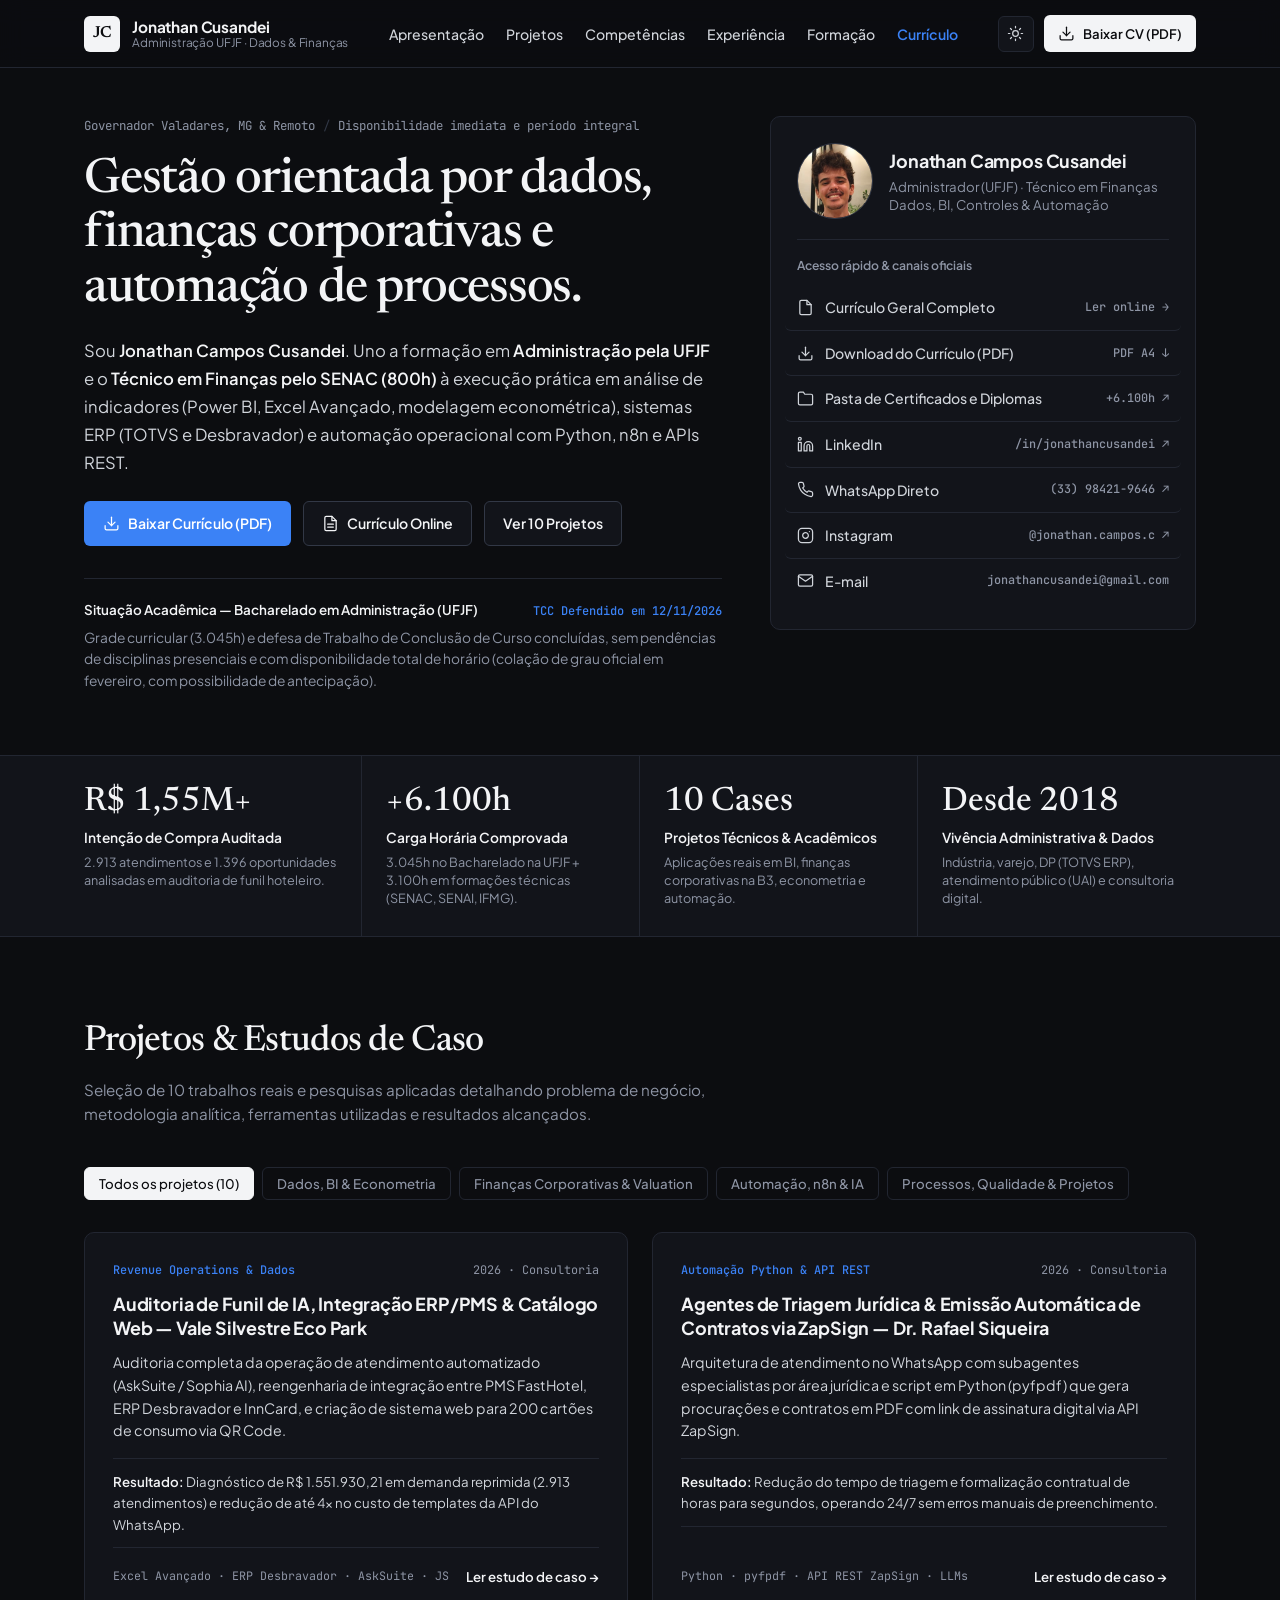
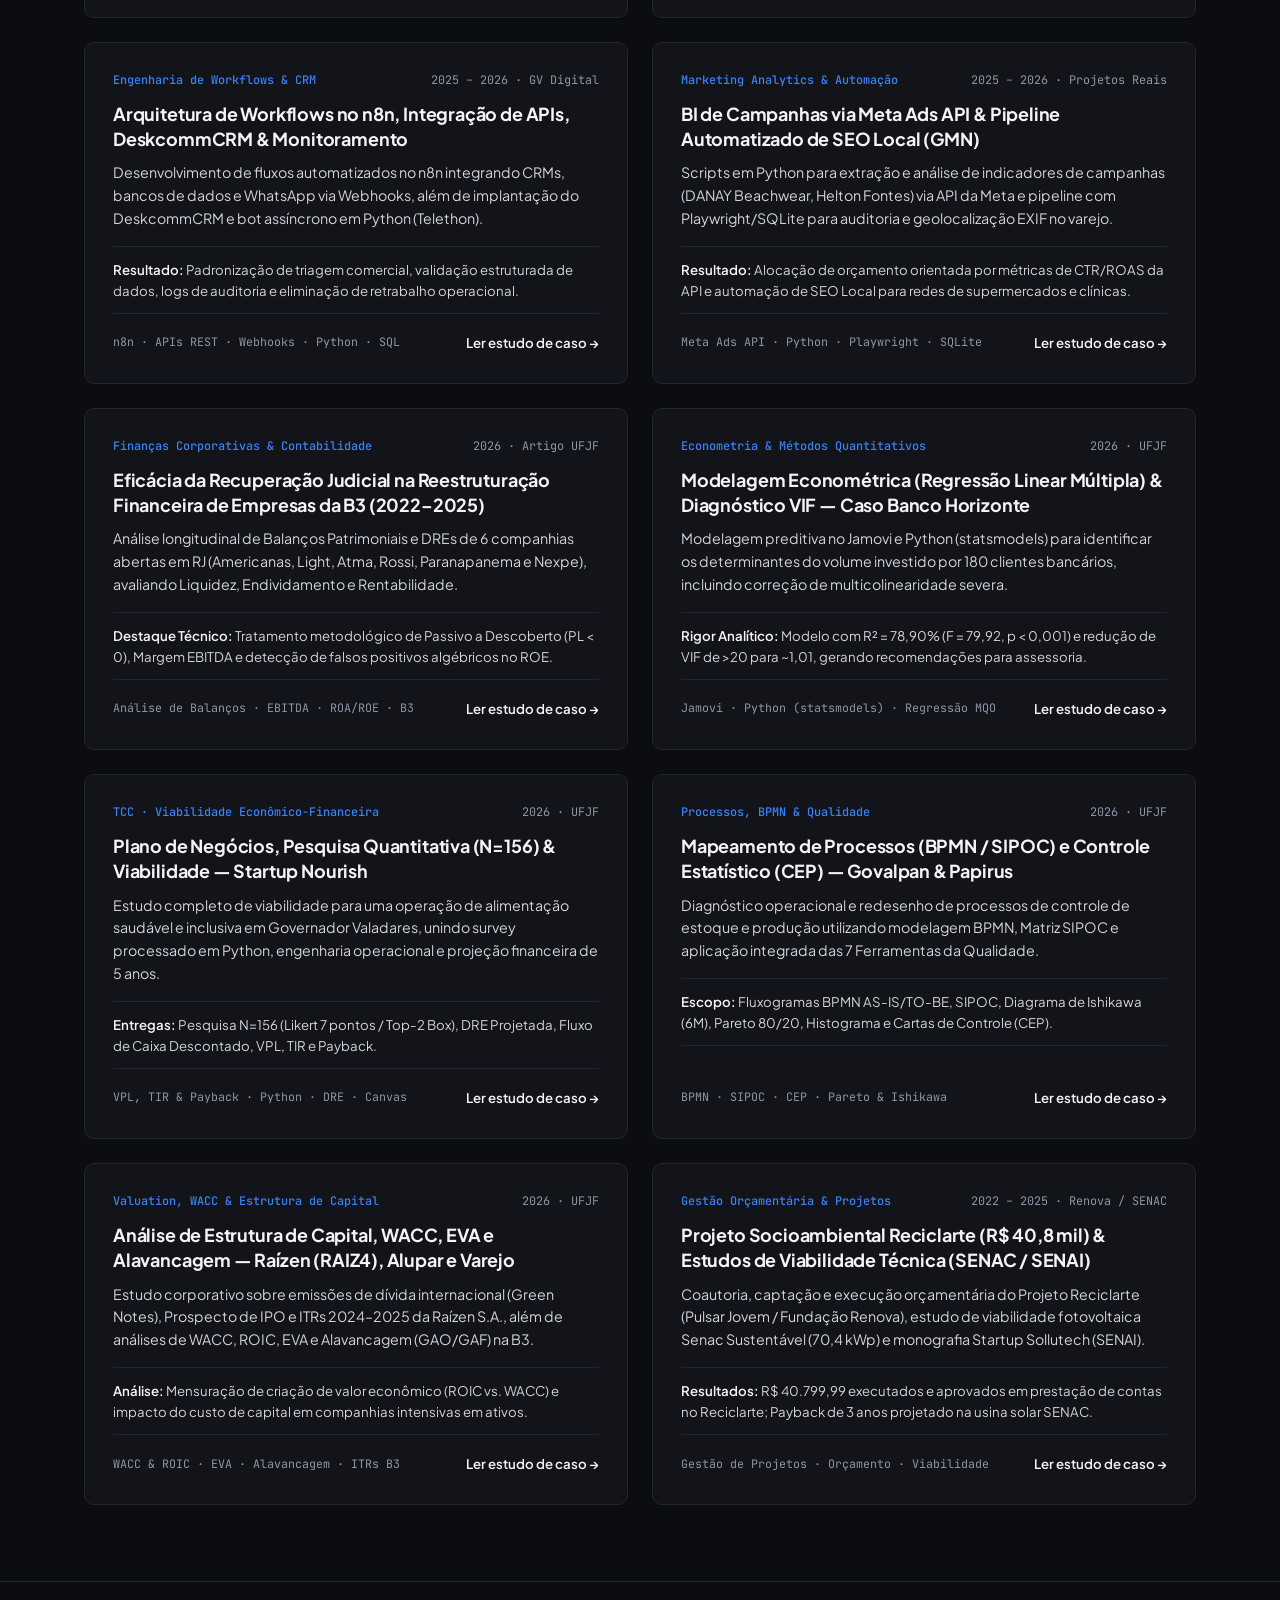
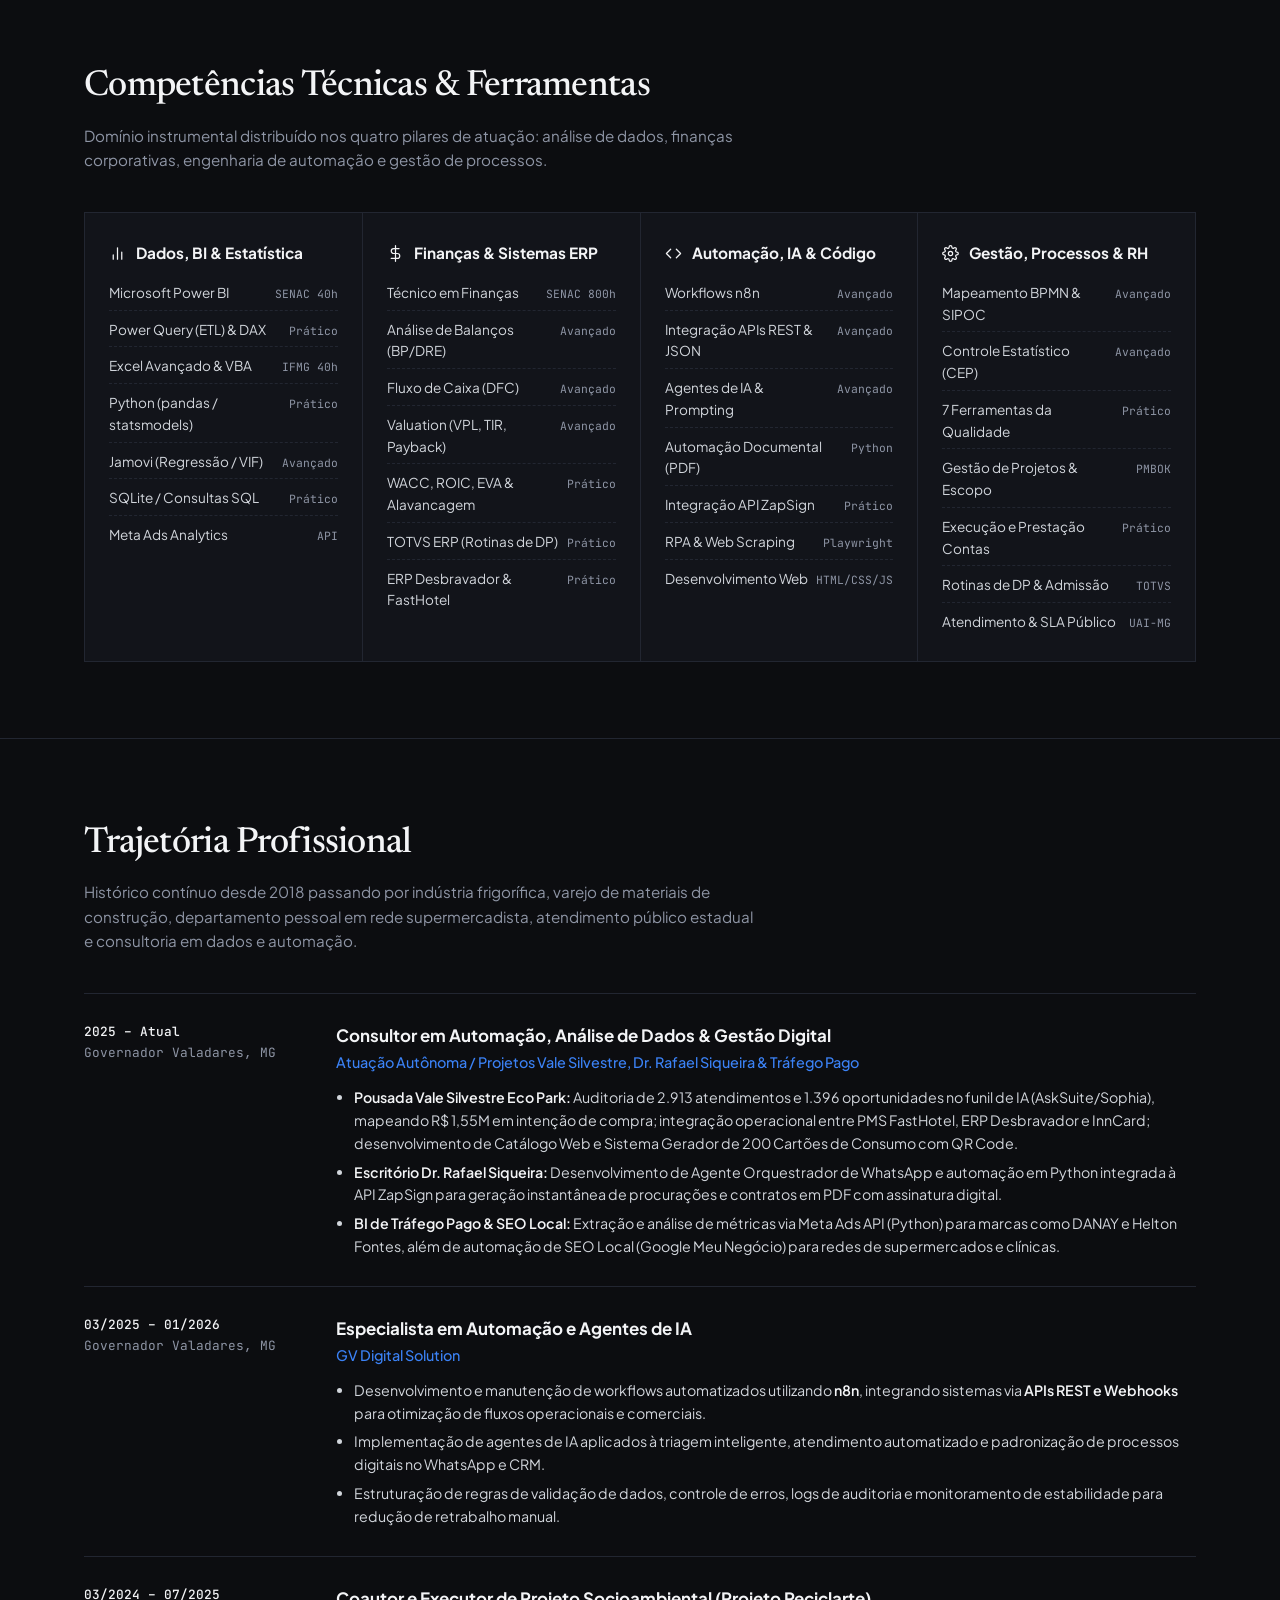
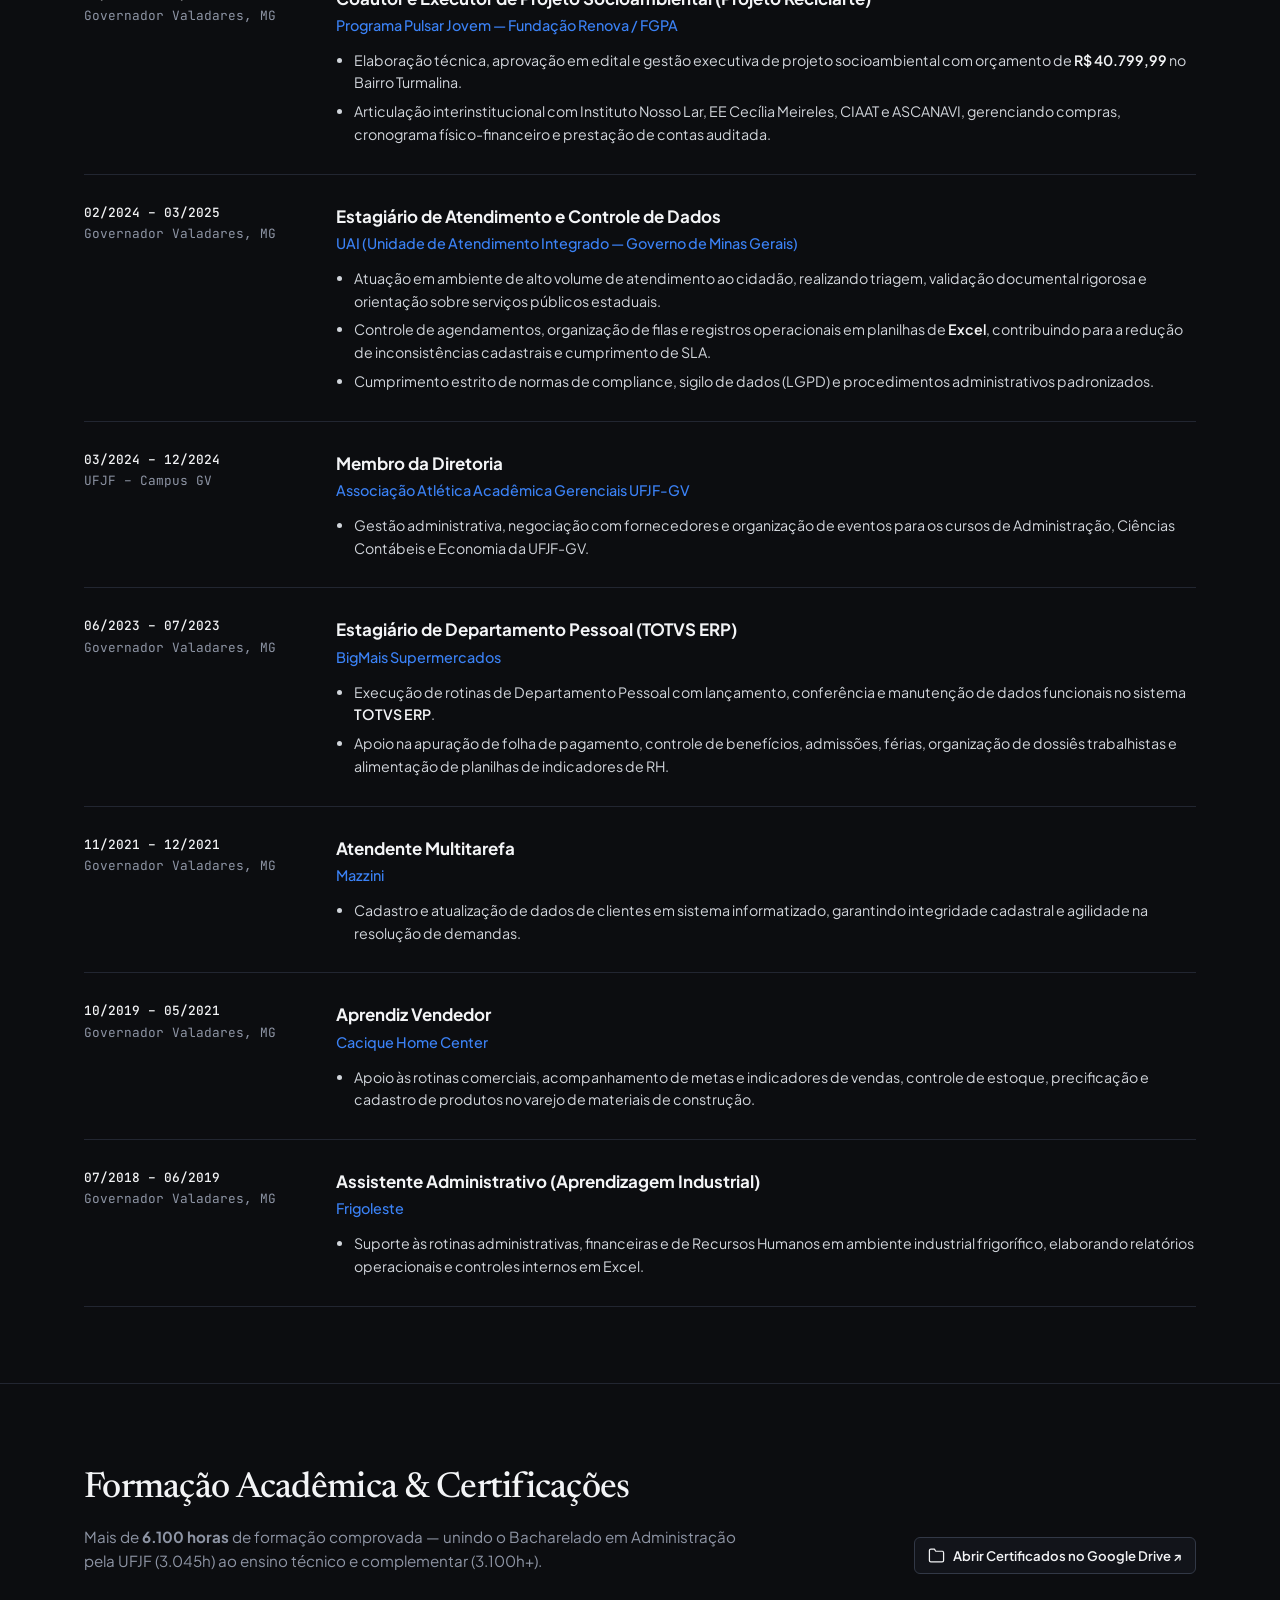
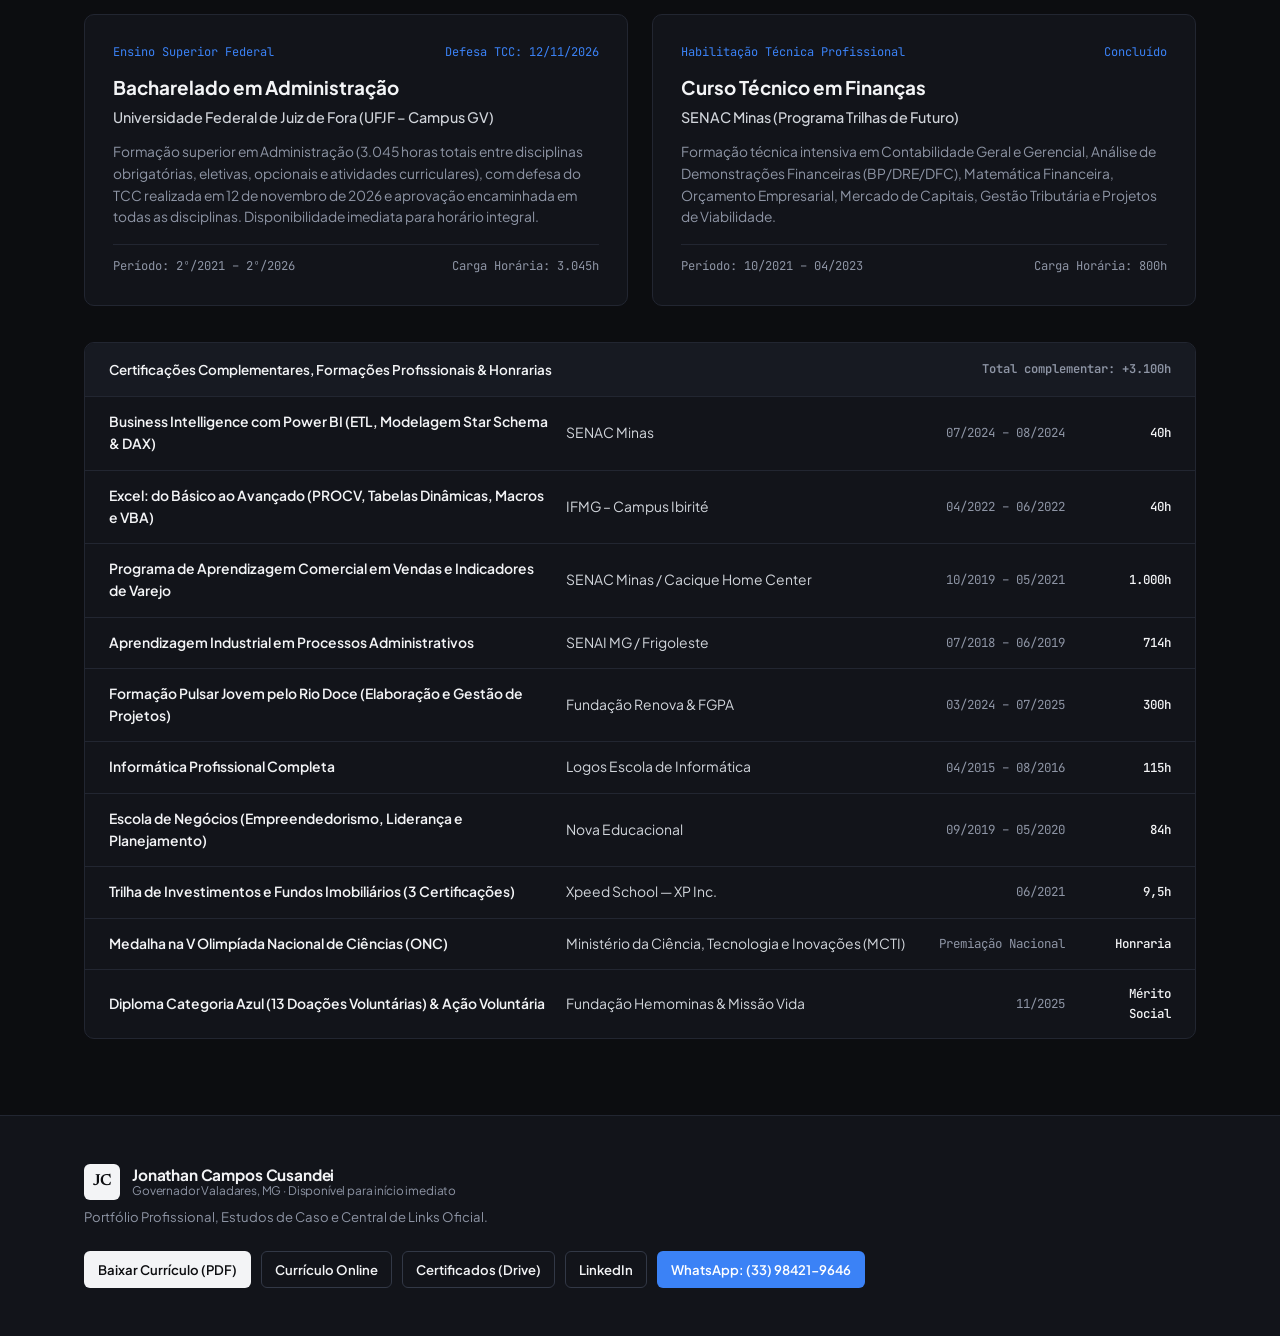
<file: index.html>
<!DOCTYPE html>
<html lang="pt-BR">
<head>
  <meta charset="UTF-8" />
  <meta name="viewport" content="width=device-width, initial-scale=1.0" />
  <title>Jonathan Campos Cusandei | Portfólio Profissional & Currículo</title>
  <meta name="description" content="Jonathan Campos Cusandei — Administração UFJF, Técnico em Finanças SENAC, Análise de Dados, Power BI, Excel Avançado e Automação de Processos." />
  <link rel="preconnect" href="https://fonts.googleapis.com">
  <link rel="preconnect" href="https://fonts.gstatic.com" crossorigin>
  <link href="https://fonts.googleapis.com/css2?family=JetBrains+Mono:wght@400;500;600&family=Newsreader:ital,opsz,wght@0,6..72,400;0,6..72,500;0,6..72,600;1,6..72,400&family=Plus+Jakarta+Sans:wght@400;500;600;700&display=swap" rel="stylesheet">
  <style>
/* ==========================================================================
   JONATHAN CAMPOS CUSANDEI — PORTFÓLIO EXECUTIVO & CENTRAL DE LINKS
   Direção de Arte: Editorial Arquitetônico, Sóbrio & Humanizado (Anti-AI-Slop)
   ========================================================================== */

:root {
  --bg-page: #0c0d10;
  --bg-surface: #12141a;
  --bg-elevated: #171a22;
  --bg-hover: #1d212b;
  --bg-header: rgba(12, 13, 16, 0.88);
  --text-main: #f3f4f6;
  --text-body: #d1d5db;
  --text-muted: #8e95a5;
  --accent: #3b82f6;
  --accent-hover: #2563eb;
  --accent-subtle: rgba(59, 130, 246, 0.1);
  --border: #222631;
  --border-strong: #323846;
  --font-sans: 'Plus Jakarta Sans', -apple-system, BlinkMacSystemFont, 'Segoe UI', sans-serif;
  --font-serif: 'Newsreader', Georgia, serif;
  --font-mono: 'JetBrains Mono', monospace;
  --radius-sm: 6px;
  --radius-md: 10px;
  --shadow-modal: 0 24px 48px rgba(0, 0, 0, 0.65);
}

[data-theme="light"] {
  --bg-page: #faf9f5;
  --bg-surface: #ffffff;
  --bg-elevated: #f3f2ee;
  --bg-hover: #eceae4;
  --bg-header: rgba(250, 249, 245, 0.9);
  --text-main: #111318;
  --text-body: #374151;
  --text-muted: #6b7280;
  --accent: #1d4ed8;
  --accent-hover: #1e40af;
  --accent-subtle: rgba(29, 78, 216, 0.07);
  --border: #e4e2dd;
  --border-strong: #d1cfc9;
  --shadow-modal: 0 24px 48px rgba(17, 19, 24, 0.14);
}

* {
  box-sizing: border-box;
  margin: 0;
  padding: 0;
}

html {
  scroll-behavior: smooth;
  scroll-padding-top: 80px;
}

body {
  font-family: var(--font-sans);
  background-color: var(--bg-page);
  color: var(--text-main);
  line-height: 1.6;
  font-size: 16px;
  overflow-x: hidden;
  -webkit-font-smoothing: antialiased;
}

::selection {
  background-color: var(--accent);
  color: #ffffff;
}

a {
  color: inherit;
  text-decoration: none;
}

.container {
  max-width: 1160px;
  margin: 0 auto;
  padding: 0 24px;
}

.icon {
  width: 17px;
  height: 17px;
  stroke: currentColor;
  stroke-width: 1.75;
  stroke-linecap: round;
  stroke-linejoin: round;
  fill: none;
  flex-shrink: 0;
}

/* ==========================================================================
   HEADER / NAVBAR
   ========================================================================== */
.navbar {
  position: fixed;
  top: 0;
  left: 0;
  right: 0;
  z-index: 1000;
  background: var(--bg-header);
  backdrop-filter: blur(12px);
  -webkit-backdrop-filter: blur(12px);
  border-bottom: 1px solid var(--border);
  height: 68px;
  display: flex;
  align-items: center;
}

.nav-inner {
  display: flex;
  align-items: center;
  justify-content: space-between;
  gap: 20px;
  width: 100%;
}

.brand {
  display: flex;
  align-items: center;
  gap: 12px;
  min-width: 0;
  flex-shrink: 1;
}

.brand-monogram {
  width: 36px;
  height: 36px;
  border-radius: var(--radius-sm);
  background: var(--text-main);
  color: var(--bg-page);
  display: flex;
  align-items: center;
  justify-content: center;
  font-family: var(--font-serif);
  font-weight: 600;
  font-size: 1rem;
  letter-spacing: -0.02em;
  flex-shrink: 0;
}

.brand-text {
  font-weight: 700;
  font-size: 0.96rem;
  letter-spacing: -0.01em;
  line-height: 1.25;
  min-width: 0;
  overflow: hidden;
  text-overflow: ellipsis;
  white-space: nowrap;
}

.brand-text span {
  display: block;
  font-size: 0.74rem;
  font-weight: 400;
  color: var(--text-muted);
  overflow: hidden;
  text-overflow: ellipsis;
  white-space: nowrap;
}

.nav-links {
  display: flex;
  align-items: center;
  gap: 22px;
  list-style: none;
  flex-wrap: nowrap;
  flex-shrink: 0;
}

.nav-links li {
  white-space: nowrap;
}

.nav-links a {
  font-size: 0.88rem;
  font-weight: 500;
  color: var(--text-body);
  transition: color 0.15s ease;
  white-space: nowrap;
}

.nav-links a:hover {
  color: var(--text-main);
}

.nav-links a.nav-cv-link {
  color: var(--accent);
  font-weight: 600;
}

.nav-actions {
  display: flex;
  align-items: center;
  gap: 10px;
  flex-shrink: 0;
}

.theme-toggle {
  background: var(--bg-surface);
  border: 1px solid var(--border);
  color: var(--text-body);
  width: 36px;
  height: 36px;
  border-radius: var(--radius-sm);
  cursor: pointer;
  display: flex;
  align-items: center;
  justify-content: center;
  transition: border-color 0.15s ease, color 0.15s ease;
}

.theme-toggle:hover {
  border-color: var(--border-strong);
  color: var(--text-main);
}

/* ==========================================================================
   BUTTONS
   ========================================================================== */
.btn {
  display: inline-flex;
  align-items: center;
  justify-content: center;
  gap: 8px;
  padding: 10px 18px;
  border-radius: var(--radius-sm);
  font-size: 0.88rem;
  font-weight: 600;
  cursor: pointer;
  transition: background-color 0.15s ease, border-color 0.15s ease, color 0.15s ease;
  border: 1px solid transparent;
  white-space: nowrap;
}

.btn-primary {
  background: var(--text-main);
  color: var(--bg-page);
}

.btn-primary:hover {
  opacity: 0.9;
}

.btn-accent {
  background: var(--accent);
  color: #ffffff;
}

.btn-accent:hover {
  background: var(--accent-hover);
}

.btn-outline {
  background: var(--bg-surface);
  color: var(--text-main);
  border-color: var(--border-strong);
}

.btn-outline:hover {
  background: var(--bg-hover);
}

.btn-sm {
  padding: 7px 13px;
  font-size: 0.82rem;
}

/* ==========================================================================
   HERO & CENTRAL DE LINKS (LAYOUT ARQUITETÔNICO 2 COLUNAS)
   ========================================================================== */
.hero {
  padding: 116px 0 64px;
}

.hero-grid {
  display: grid;
  grid-template-columns: minmax(0, 1.35fr) minmax(0, 0.9fr);
  gap: 48px;
  align-items: start;
}

.hero-meta-line {
  font-family: var(--font-mono);
  font-size: 0.78rem;
  color: var(--text-muted);
  margin-bottom: 18px;
  display: flex;
  flex-wrap: wrap;
  align-items: center;
  gap: 8px;
}

.hero-meta-sep {
  color: var(--border-strong);
}

.hero-title {
  font-family: var(--font-serif);
  font-size: clamp(2.15rem, 3.8vw, 3.2rem);
  font-weight: 500;
  line-height: 1.12;
  letter-spacing: -0.025em;
  color: var(--text-main);
  margin-bottom: 20px;
  overflow-wrap: break-word;
}

.hero-lead {
  font-size: 1.04rem;
  color: var(--text-body);
  line-height: 1.68;
  margin-bottom: 24px;
  max-width: 65ch;
}

.hero-lead strong {
  color: var(--text-main);
  font-weight: 600;
}

.hero-cta-row {
  display: flex;
  flex-wrap: wrap;
  gap: 12px;
  margin-bottom: 32px;
}

.academic-note {
  border-top: 1px solid var(--border);
  padding-top: 20px;
  max-width: 64ch;
}

.academic-note-header {
  display: flex;
  align-items: baseline;
  justify-content: space-between;
  gap: 12px;
  margin-bottom: 6px;
  font-size: 0.84rem;
  font-weight: 600;
  color: var(--text-main);
}

.academic-note-tag {
  font-family: var(--font-mono);
  font-size: 0.75rem;
  color: var(--accent);
  font-weight: 500;
}

.academic-note p {
  font-size: 0.86rem;
  color: var(--text-muted);
  line-height: 1.55;
}

/* Coluna Direita: Perfil & Hub Linktree Limpo */
.profile-hub {
  background: var(--bg-surface);
  border: 1px solid var(--border);
  border-radius: var(--radius-md);
  padding: 26px;
}

.profile-hub-header {
  display: flex;
  align-items: center;
  gap: 16px;
  padding-bottom: 20px;
  border-bottom: 1px solid var(--border);
  margin-bottom: 16px;
}

.profile-avatar {
  width: 76px;
  height: 76px;
  border-radius: 50%;
  object-fit: cover;
  border: 1px solid var(--border-strong);
  flex-shrink: 0;
}

.profile-identity h2 {
  font-size: 1.12rem;
  font-weight: 700;
  letter-spacing: -0.01em;
  color: var(--text-main);
  margin-bottom: 2px;
}

.profile-identity p {
  font-size: 0.83rem;
  color: var(--text-muted);
  line-height: 1.4;
}

.hub-section-label {
  font-size: 0.76rem;
  font-weight: 600;
  color: var(--text-muted);
  margin-bottom: 10px;
}

.hub-links {
  display: flex;
  flex-direction: column;
}

.hub-item {
  display: flex;
  align-items: center;
  justify-content: space-between;
  gap: 12px;
  padding: 11px 12px;
  margin: 0 -12px;
  border-radius: var(--radius-sm);
  font-size: 0.88rem;
  font-weight: 500;
  color: var(--text-body);
  transition: background-color 0.15s ease, color 0.15s ease;
  border-bottom: 1px solid var(--border);
}

.hub-item:last-child {
  border-bottom: none;
}

.hub-item:hover {
  background: var(--bg-hover);
  color: var(--text-main);
}

.hub-item-left {
  display: flex;
  align-items: center;
  gap: 11px;
  min-width: 0;
}

.hub-item-left span {
  overflow: hidden;
  text-overflow: ellipsis;
  white-space: nowrap;
}

.hub-item-meta {
  font-family: var(--font-mono);
  font-size: 0.74rem;
  color: var(--text-muted);
  flex-shrink: 0;
}

/* ==========================================================================
   FAIXA DE INDICADORES (LEDGER STRIP)
   ========================================================================== */
.metrics-strip {
  border-top: 1px solid var(--border);
  border-bottom: 1px solid var(--border);
  background: var(--bg-surface);
}

.metrics-grid {
  display: grid;
  grid-template-columns: repeat(4, minmax(0, 1fr));
}

.metric-cell {
  padding: 28px 24px;
  border-right: 1px solid var(--border);
}

.metric-cell:first-child {
  padding-left: 0;
}

.metric-cell:last-child {
  border-right: none;
  padding-right: 0;
}

.metric-number {
  font-family: var(--font-serif);
  font-size: 2.1rem;
  font-weight: 500;
  color: var(--text-main);
  line-height: 1.1;
  margin-bottom: 6px;
  font-variant-numeric: tabular-nums;
}

.metric-title {
  font-size: 0.86rem;
  font-weight: 600;
  color: var(--text-main);
  margin-bottom: 4px;
}

.metric-sub {
  font-size: 0.79rem;
  color: var(--text-muted);
  line-height: 1.45;
}

/* ==========================================================================
   SECTIONS
   ========================================================================== */
.section {
  padding: 76px 0;
  border-bottom: 1px solid var(--border);
}

.section-head {
  display: flex;
  flex-wrap: wrap;
  align-items: flex-end;
  justify-content: space-between;
  gap: 20px;
  margin-bottom: 40px;
}

.section-head-left {
  max-width: 680px;
}

.section-title {
  font-family: var(--font-serif);
  font-size: clamp(1.7rem, 2.8vw, 2.25rem);
  font-weight: 500;
  letter-spacing: -0.02em;
  color: var(--text-main);
  margin-bottom: 8px;
}

.section-desc {
  font-size: 0.95rem;
  color: var(--text-muted);
  line-height: 1.6;
}

/* ==========================================================================
   PROJETOS & ESTUDOS DE CASO
   ========================================================================== */
.filter-bar {
  display: flex;
  flex-wrap: wrap;
  gap: 8px;
  margin-bottom: 32px;
}

.filter-btn {
  background: transparent;
  border: 1px solid var(--border);
  color: var(--text-muted);
  padding: 7px 14px;
  border-radius: var(--radius-sm);
  font-family: var(--font-sans);
  font-size: 0.83rem;
  font-weight: 500;
  cursor: pointer;
  transition: background-color 0.15s ease, color 0.15s ease, border-color 0.15s ease;
}

.filter-btn:hover {
  color: var(--text-main);
  border-color: var(--border-strong);
}

.filter-btn.active {
  background: var(--text-main);
  border-color: var(--text-main);
  color: var(--bg-page);
}

.projects-grid {
  display: grid;
  grid-template-columns: repeat(2, minmax(0, 1fr));
  gap: 24px;
}

.project-card {
  background: var(--bg-surface);
  border: 1px solid var(--border);
  border-radius: var(--radius-md);
  padding: 28px;
  display: flex;
  flex-direction: column;
  justify-content: space-between;
  transition: border-color 0.15s ease;
}

.project-card:hover {
  border-color: var(--border-strong);
}

.project-meta {
  display: flex;
  align-items: center;
  justify-content: space-between;
  gap: 12px;
  margin-bottom: 12px;
  font-family: var(--font-mono);
  font-size: 0.74rem;
  color: var(--text-muted);
}

.project-domain {
  color: var(--accent);
  font-weight: 500;
}

.project-card h3 {
  font-size: 1.12rem;
  font-weight: 700;
  line-height: 1.38;
  letter-spacing: -0.01em;
  color: var(--text-main);
  margin-bottom: 10px;
}

.project-summary {
  font-size: 0.89rem;
  color: var(--text-body);
  line-height: 1.6;
  margin-bottom: 16px;
}

.project-impact {
  padding: 12px 0;
  border-top: 1px solid var(--border);
  border-bottom: 1px solid var(--border);
  margin-bottom: 16px;
  font-size: 0.83rem;
  color: var(--text-body);
}

.project-impact strong {
  color: var(--text-main);
  font-weight: 600;
}

.project-footer {
  display: flex;
  align-items: center;
  justify-content: space-between;
  gap: 12px;
  margin-top: auto;
}

.project-stack {
  font-family: var(--font-mono);
  font-size: 0.73rem;
  color: var(--text-muted);
  overflow: hidden;
  text-overflow: ellipsis;
  white-space: nowrap;
}

.project-open-btn {
  background: transparent;
  border: none;
  color: var(--text-main);
  font-family: var(--font-sans);
  font-size: 0.83rem;
  font-weight: 600;
  cursor: pointer;
  display: inline-flex;
  align-items: center;
  gap: 6px;
  flex-shrink: 0;
  padding: 4px 0;
}

.project-open-btn:hover {
  color: var(--accent);
}

/* ==========================================================================
   MATRIZ DE COMPETÊNCIAS (4 COLUNAS EDITORIAIS)
   ========================================================================== */
.skills-matrix {
  display: grid;
  grid-template-columns: repeat(4, minmax(0, 1fr));
  border-top: 1px solid var(--border);
  border-left: 1px solid var(--border);
}

.skill-col {
  padding: 28px 24px;
  border-right: 1px solid var(--border);
  border-bottom: 1px solid var(--border);
  background: var(--bg-surface);
}

.skill-col-head {
  display: flex;
  align-items: center;
  gap: 10px;
  margin-bottom: 16px;
  color: var(--text-main);
}

.skill-col-head h3 {
  font-size: 0.96rem;
  font-weight: 700;
}

.skill-list {
  list-style: none;
  display: flex;
  flex-direction: column;
  gap: 8px;
}

.skill-list li {
  font-size: 0.85rem;
  color: var(--text-body);
  display: flex;
  align-items: baseline;
  justify-content: space-between;
  gap: 8px;
  padding-bottom: 6px;
  border-bottom: 1px dashed var(--border);
}

.skill-list li:last-child {
  border-bottom: none;
  padding-bottom: 0;
}

.skill-level {
  font-family: var(--font-mono);
  font-size: 0.71rem;
  color: var(--text-muted);
  flex-shrink: 0;
}

/* ==========================================================================
   TRAJETÓRIA PROFISSIONAL (LAYOUT EXECUTIVO 2 COLUNAS)
   ========================================================================== */
.experience-list {
  display: flex;
  flex-direction: column;
  border-top: 1px solid var(--border);
}

.exp-row {
  display: grid;
  grid-template-columns: 220px minmax(0, 1fr);
  gap: 32px;
  padding: 28px 0;
  border-bottom: 1px solid var(--border);
}

.exp-left {
  font-family: var(--font-mono);
  font-size: 0.8rem;
  color: var(--text-muted);
  line-height: 1.5;
}

.exp-period {
  color: var(--text-main);
  font-weight: 500;
  display: block;
  margin-bottom: 2px;
}

.exp-right h3 {
  font-size: 1.06rem;
  font-weight: 700;
  color: var(--text-main);
  margin-bottom: 2px;
}

.exp-org {
  font-size: 0.9rem;
  font-weight: 500;
  color: var(--accent);
  margin-bottom: 12px;
}

.exp-bullets {
  padding-left: 18px;
  color: var(--text-body);
  font-size: 0.89rem;
  display: flex;
  flex-direction: column;
  gap: 6px;
}

.exp-bullets strong {
  color: var(--text-main);
  font-weight: 600;
}

/* ==========================================================================
   FORMAÇÃO ACADÊMICA & CERTIFICADOS (DESTAQUES + LEDGER)
   ========================================================================== */
.edu-featured-grid {
  display: grid;
  grid-template-columns: repeat(2, minmax(0, 1fr));
  gap: 24px;
  margin-bottom: 36px;
}

.edu-featured-card {
  background: var(--bg-surface);
  border: 1px solid var(--border);
  border-radius: var(--radius-md);
  padding: 28px;
  display: flex;
  flex-direction: column;
  justify-content: space-between;
}

.edu-featured-top {
  display: flex;
  align-items: center;
  justify-content: space-between;
  gap: 12px;
  font-family: var(--font-mono);
  font-size: 0.75rem;
  color: var(--accent);
  margin-bottom: 10px;
}

.edu-featured-card h3 {
  font-size: 1.18rem;
  font-weight: 700;
  color: var(--text-main);
  margin-bottom: 4px;
}

.edu-inst {
  font-size: 0.9rem;
  font-weight: 500;
  color: var(--text-body);
  margin-bottom: 12px;
}

.edu-desc {
  font-size: 0.86rem;
  color: var(--text-muted);
  line-height: 1.58;
  margin-bottom: 16px;
}

.edu-foot {
  padding-top: 12px;
  border-top: 1px solid var(--border);
  display: flex;
  align-items: center;
  justify-content: space-between;
  font-family: var(--font-mono);
  font-size: 0.76rem;
  color: var(--text-muted);
}

/* Ledger de Certificações e Premiações */
.cert-ledger {
  background: var(--bg-surface);
  border: 1px solid var(--border);
  border-radius: var(--radius-md);
  overflow: hidden;
}

.cert-ledger-head {
  padding: 16px 24px;
  background: var(--bg-elevated);
  border-bottom: 1px solid var(--border);
  display: flex;
  align-items: center;
  justify-content: space-between;
  font-size: 0.84rem;
  font-weight: 600;
  color: var(--text-main);
}

.cert-row {
  display: grid;
  grid-template-columns: minmax(0, 1.5fr) minmax(0, 1.2fr) 130px 90px;
  gap: 16px;
  align-items: center;
  padding: 14px 24px;
  border-bottom: 1px solid var(--border);
  font-size: 0.87rem;
}

.cert-row:last-child {
  border-bottom: none;
}

.cert-row-title {
  font-weight: 600;
  color: var(--text-main);
}

.cert-row-inst {
  color: var(--text-body);
}

.cert-row-date,
.cert-row-hours {
  font-family: var(--font-mono);
  font-size: 0.78rem;
  color: var(--text-muted);
  text-align: right;
}

.cert-row-hours {
  color: var(--text-main);
  font-weight: 500;
}

/* ==========================================================================
   MODAL
   ========================================================================== */
.modal-backdrop {
  position: fixed;
  inset: 0;
  background: rgba(8, 9, 12, 0.8);
  backdrop-filter: blur(6px);
  z-index: 2000;
  display: none;
  align-items: center;
  justify-content: center;
  padding: 20px;
}

.modal-backdrop.open {
  display: flex;
}

.modal-content {
  background: var(--bg-surface);
  border: 1px solid var(--border-strong);
  border-radius: var(--radius-md);
  max-width: 780px;
  width: 100%;
  max-height: 88vh;
  overflow-y: auto;
  padding: 32px;
  position: relative;
  box-shadow: var(--shadow-modal);
}

.modal-close {
  position: sticky;
  top: 0;
  float: right;
  background: var(--bg-elevated);
  border: 1px solid var(--border);
  color: var(--text-main);
  width: 34px;
  height: 34px;
  border-radius: var(--radius-sm);
  cursor: pointer;
  display: flex;
  align-items: center;
  justify-content: center;
}

.modal-section {
  margin-top: 20px;
  padding-top: 16px;
  border-top: 1px solid var(--border);
}

.modal-section h4 {
  font-size: 0.84rem;
  font-weight: 700;
  color: var(--text-main);
  margin-bottom: 8px;
}

.modal-section p,
.modal-section ul {
  font-size: 0.9rem;
  color: var(--text-body);
  line-height: 1.65;
}

.modal-section ul {
  padding-left: 18px;
}

.modal-section li {
  margin-bottom: 6px;
}

.tag {
  display: inline-block;
  padding: 4px 10px;
  border-radius: var(--radius-sm);
  font-family: var(--font-mono);
  font-size: 0.74rem;
  background: var(--bg-elevated);
  border: 1px solid var(--border);
  color: var(--text-body);
}

/* ==========================================================================
   FOOTER
   ========================================================================== */
.footer {
  padding: 48px 0;
  background: var(--bg-surface);
}

.footer-inner {
  display: flex;
  flex-wrap: wrap;
  justify-content: space-between;
  align-items: center;
  gap: 24px;
}

.footer-links {
  display: flex;
  flex-wrap: wrap;
  gap: 10px;
}

.show-on-mobile {
  display: none;
}

/* ==========================================================================
   RESPONSIVE
   ========================================================================== */
@media (max-width: 960px) {
  .hero-grid {
    grid-template-columns: 1fr;
    gap: 36px;
  }
  .metrics-grid {
    grid-template-columns: repeat(2, 1fr);
  }
  .metric-cell:nth-child(2) {
    border-right: none;
  }
  .metric-cell:nth-child(1),
  .metric-cell:nth-child(2) {
    border-bottom: 1px solid var(--border);
  }
  .metric-cell:nth-child(3) {
    padding-left: 0;
  }
  .skills-matrix {
    grid-template-columns: repeat(2, 1fr);
  }
  .projects-grid,
  .edu-featured-grid {
    grid-template-columns: 1fr;
  }
  .exp-row {
    grid-template-columns: 1fr;
    gap: 8px;
  }
  .cert-row {
    grid-template-columns: 1fr;
    gap: 4px;
  }
  .cert-row-date,
  .cert-row-hours {
    text-align: left;
  }
  .nav-links {
    display: none;
  }
}

@media (max-width: 640px) {
  .container {
    padding: 0 16px;
  }
  .navbar {
    height: 60px;
  }
  .nav-inner {
    gap: 8px;
  }
  .brand {
    gap: 8px;
  }
  .brand-monogram {
    width: 32px;
    height: 32px;
    font-size: 0.88rem;
  }
  .brand-text {
    font-size: 0.88rem;
  }
  .brand-text span {
    font-size: 0.68rem;
  }
  .nav-actions {
    gap: 6px;
  }
  .theme-toggle {
    width: 32px;
    height: 32px;
  }
  .btn-sm {
    padding: 6px 10px;
    font-size: 0.76rem;
    gap: 5px;
  }
  .hide-on-mobile {
    display: none !important;
  }
  .show-on-mobile {
    display: inline !important;
  }
  .hero {
    padding: 90px 0 48px;
  }
  .hero-cta-row .btn {
    width: 100%;
  }
  .metrics-grid,
  .skills-matrix {
    grid-template-columns: 1fr;
  }
  .metric-cell {
    padding: 20px 0 !important;
    border-right: none !important;
    border-bottom: 1px solid var(--border);
  }
  .metric-cell:last-child {
    border-bottom: none;
  }
  .profile-hub {
    padding: 20px 16px;
  }
  .project-card,
  .edu-featured-card {
    padding: 20px 18px;
  }
}

  </style>
</head>
<body>

  <!-- ======================= NAVBAR ======================= -->
  <header class="navbar">
    <div class="container nav-inner">
      <a href="#topo" class="brand">
        <div class="brand-monogram">JC</div>
        <div class="brand-text">
          Jonathan Cusandei
          <span><strong class="hide-on-mobile" style="font-weight:400;">Administração </strong><strong class="show-on-mobile" style="font-weight:400;">Adm. </strong>UFJF · Dados & Finanças</span>
        </div>
      </a>

      <ul class="nav-links">
        <li><a href="#sobre">Apresentação</a></li>
        <li><a href="#projetos">Projetos</a></li>
        <li><a href="#competencias">Competências</a></li>
        <li><a href="#trajetoria">Experiência</a></li>
        <li><a href="#certificados">Formação</a></li>
        <li><a href="curriculo.html" class="nav-cv-link">Currículo</a></li>
      </ul>

      <div class="nav-actions">
        <button id="themeToggle" class="theme-toggle" title="Alternar tema claro/escuro" aria-label="Alternar tema">
          <svg class="icon" viewBox="0 0 24 24"><circle cx="12" cy="12" r="4"/><path d="M12 2v2M12 20v2M4.93 4.93l1.41 1.41M17.66 17.66l1.41 1.41M2 12h2M20 12h2M6.34 17.66l-1.41 1.41M19.07 4.93l-1.41 1.41"/></svg>
        </button>
        <a href="Curriculo_Jonathan_Cusandei.pdf" download="Curriculo_Jonathan_Cusandei.pdf" class="btn btn-primary btn-sm">
          <svg class="icon" viewBox="0 0 24 24"><path d="M21 15v4a2 2 0 0 1-2 2H5a2 2 0 0 1-2-2v-4"/><polyline points="7 10 12 15 17 10"/><line x1="12" y1="15" x2="12" y2="3"/></svg>
          <span><span class="hide-on-mobile">Baixar </span>CV<span class="hide-on-mobile"> (PDF)</span></span>
        </a>
      </div>
    </div>
  </header>

  <main id="topo">
    <!-- ======================= HERO + CENTRAL DE LINKS ======================= -->
    <section class="hero" id="sobre">
      <div class="container hero-grid">
        <div>
          <div class="hero-meta-line">
            <span>Governador Valadares, MG & Remoto</span>
            <span class="hero-meta-sep">/</span>
            <span>Disponibilidade imediata e período integral</span>
          </div>

          <h1 class="hero-title">
            Gestão orientada por dados, finanças corporativas e automação de processos.
          </h1>

          <p class="hero-lead">
            Sou <strong>Jonathan Campos Cusandei</strong>. Uno a formação em <strong>Administração pela UFJF</strong> e o <strong>Técnico em Finanças pelo SENAC (800h)</strong> à execução prática em análise de indicadores (Power BI, Excel Avançado, modelagem econométrica), sistemas ERP (TOTVS e Desbravador) e automação operacional com Python, n8n e APIs REST.
          </p>

          <div class="hero-cta-row">
            <a href="Curriculo_Jonathan_Cusandei.pdf" download="Curriculo_Jonathan_Cusandei.pdf" class="btn btn-accent">
              <svg class="icon" viewBox="0 0 24 24"><path d="M21 15v4a2 2 0 0 1-2 2H5a2 2 0 0 1-2-2v-4"/><polyline points="7 10 12 15 17 10"/><line x1="12" y1="15" x2="12" y2="3"/></svg>
              <span>Baixar Currículo (PDF)</span>
            </a>
            <a href="curriculo.html" class="btn btn-outline">
              <svg class="icon" viewBox="0 0 24 24"><path d="M14 2H6a2 2 0 0 0-2 2v16a2 2 0 0 0 2 2h12a2 2 0 0 0 2-2V8z"/><polyline points="14 2 14 8 20 8"/><line x1="16" y1="13" x2="8" y2="13"/><line x1="16" y1="17" x2="8" y2="17"/></svg>
              <span>Currículo Online</span>
            </a>
            <a href="#projetos" class="btn btn-outline">
              <span>Ver 10 Projetos</span>
            </a>
          </div>

          <div class="academic-note">
            <div class="academic-note-header">
              <span>Situação Acadêmica — Bacharelado em Administração (UFJF)</span>
              <span class="academic-note-tag">TCC Defendido em 12/11/2026</span>
            </div>
            <p>
              Grade curricular (3.045h) e defesa de Trabalho de Conclusão de Curso concluídas, sem pendências de disciplinas presenciais e com disponibilidade total de horário (colação de grau oficial em fevereiro, com possibilidade de antecipação).
            </p>
          </div>
        </div>

        <!-- CENTRAL DE LINKS OFICIAIS -->
        <aside class="profile-hub" aria-label="Central de Links e Contato">
          <div class="profile-hub-header">
            <img src="[data-uri]" alt="Foto de perfil de Jonathan Campos Cusandei" class="profile-avatar" />
            <div class="profile-identity">
              <h2>Jonathan Campos Cusandei</h2>
              <p>Administrador (UFJF) · Técnico em Finanças<br/>Dados, BI, Controles & Automação</p>
            </div>
          </div>

          <div class="hub-section-label">Acesso rápido & canais oficiais</div>

          <nav class="hub-links">
            <a href="curriculo.html" class="hub-item">
              <div class="hub-item-left">
                <svg class="icon" viewBox="0 0 24 24"><path d="M14 2H6a2 2 0 0 0-2 2v16a2 2 0 0 0 2 2h12a2 2 0 0 0 2-2V8z"/><polyline points="14 2 14 8 20 8"/></svg>
                <span>Currículo Geral Completo</span>
              </div>
              <span class="hub-item-meta">Ler online →</span>
            </a>

            <a href="Curriculo_Jonathan_Cusandei.pdf" download="Curriculo_Jonathan_Cusandei.pdf" class="hub-item">
              <div class="hub-item-left">
                <svg class="icon" viewBox="0 0 24 24"><path d="M21 15v4a2 2 0 0 1-2 2H5a2 2 0 0 1-2-2v-4"/><polyline points="7 10 12 15 17 10"/><line x1="12" y1="15" x2="12" y2="3"/></svg>
                <span>Download do Currículo (PDF)</span>
              </div>
              <span class="hub-item-meta">PDF A4 ↓</span>
            </a>

            <a href="https://drive.google.com/drive/folders/1a7LQ4NkBHIOzWLHPlceOv_vfF8xGvp0C?usp=sharing" target="_blank" rel="noopener" class="hub-item">
              <div class="hub-item-left">
                <svg class="icon" viewBox="0 0 24 24"><path d="M22 19a2 2 0 0 1-2 2H4a2 2 0 0 1-2-2V5a2 2 0 0 1 2-2h5l2 3h9a2 2 0 0 1 2 2z"/></svg>
                <span>Pasta de Certificados e Diplomas</span>
              </div>
              <span class="hub-item-meta">+6.100h ↗</span>
            </a>

            <a href="https://www.linkedin.com/in/jonathancusandei/" target="_blank" rel="noopener" class="hub-item">
              <div class="hub-item-left">
                <svg class="icon" viewBox="0 0 24 24"><path d="M16 8a6 6 0 0 1 6 6v7h-4v-7a2 2 0 0 0-2-2 2 2 0 0 0-2 2v7h-4v-7a6 6 0 0 1 6-6z"/><rect x="2" y="9" width="4" height="12"/><circle cx="4" cy="4" r="2"/></svg>
                <span>LinkedIn</span>
              </div>
              <span class="hub-item-meta">/in/jonathancusandei ↗</span>
            </a>

            <a href="https://wa.me/5533984219646" target="_blank" rel="noopener" class="hub-item">
              <div class="hub-item-left">
                <svg class="icon" viewBox="0 0 24 24"><path d="M22 16.92v3a2 2 0 0 1-2.18 2 19.79 19.79 0 0 1-8.63-3.07 19.5 19.5 0 0 1-6-6 19.79 19.79 0 0 1-3.07-8.67A2 2 0 0 1 4.11 2h3a2 2 0 0 1 2 1.72 12.84 12.84 0 0 0 .7 2.81 2 2 0 0 1-.45 2.11L8.09 9.91a16 16 0 0 0 6 6l1.27-1.27a2 2 0 0 1 2.11-.45 12.84 12.84 0 0 0 2.81.7A2 2 0 0 1 22 16.92z"/></svg>
                <span>WhatsApp Direto</span>
              </div>
              <span class="hub-item-meta">(33) 98421-9646 ↗</span>
            </a>

            <a href="https://www.instagram.com/jonathan.campos.c/" target="_blank" rel="noopener" class="hub-item">
              <div class="hub-item-left">
                <svg class="icon" viewBox="0 0 24 24"><rect x="2" y="2" width="20" height="20" rx="5" ry="5"/><path d="M16 11.37A4 4 0 1 1 12.63 8 4 4 0 0 1 16 11.37z"/><line x1="17.5" y1="6.5" x2="17.51" y2="6.5"/></svg>
                <span>Instagram</span>
              </div>
              <span class="hub-item-meta">@jonathan.campos.c ↗</span>
            </a>

            <a href="mailto:jonathancusandei@gmail.com" class="hub-item">
              <div class="hub-item-left">
                <svg class="icon" viewBox="0 0 24 24"><path d="M4 4h16c1.1 0 2 .9 2 2v12c0 1.1-.9 2-2 2H4c-1.1 0-2-.9-2-2V6c0-1.1.9-2 2-2z"/><polyline points="22,6 12,13 2,6"/></svg>
                <span>E-mail</span>
              </div>
              <span class="hub-item-meta">jonathancusandei@gmail.com</span>
            </a>
          </nav>
        </aside>
      </div>
    </section>

    <!-- ======================= FAIXA DE INDICADORES ======================= -->
    <section class="metrics-strip" aria-label="Indicadores de Trajetória">
      <div class="container metrics-grid">
        <div class="metric-cell">
          <div class="metric-number">R$ 1,55M+</div>
          <div class="metric-title">Intenção de Compra Auditada</div>
          <div class="metric-sub">2.913 atendimentos e 1.396 oportunidades analisadas em auditoria de funil hoteleiro.</div>
        </div>
        <div class="metric-cell">
          <div class="metric-number">+6.100h</div>
          <div class="metric-title">Carga Horária Comprovada</div>
          <div class="metric-sub">3.045h no Bacharelado na UFJF + 3.100h em formações técnicas (SENAC, SENAI, IFMG).</div>
        </div>
        <div class="metric-cell">
          <div class="metric-number">10 Cases</div>
          <div class="metric-title">Projetos Técnicos & Acadêmicos</div>
          <div class="metric-sub">Aplicações reais em BI, finanças corporativas na B3, econometria e automação.</div>
        </div>
        <div class="metric-cell">
          <div class="metric-number">Desde 2018</div>
          <div class="metric-title">Vivência Administrativa & Dados</div>
          <div class="metric-sub">Indústria, varejo, DP (TOTVS ERP), atendimento público (UAI) e consultoria digital.</div>
        </div>
      </div>
    </section>

    <!-- ======================= PROJETOS & ESTUDOS DE CASO ======================= -->
    <section class="section" id="projetos">
      <div class="container">
        <div class="section-head">
          <div class="section-head-left">
            <h2 class="section-title">Projetos & Estudos de Caso</h2>
            <p class="section-desc">
              Seleção de 10 trabalhos reais e pesquisas aplicadas detalhando problema de negócio, metodologia analítica, ferramentas utilizadas e resultados alcançados.
            </p>
          </div>
        </div>

        <div class="filter-bar" role="tablist" aria-label="Filtrar projetos por área">
          <button class="filter-btn active" data-filter="all">Todos os projetos (10)</button>
          <button class="filter-btn" data-filter="dados">Dados, BI & Econometria</button>
          <button class="filter-btn" data-filter="financas">Finanças Corporativas & Valuation</button>
          <button class="filter-btn" data-filter="ia">Automação, n8n & IA</button>
          <button class="filter-btn" data-filter="gestao">Processos, Qualidade & Projetos</button>
        </div>

        <div class="projects-grid">

          <!-- CASE 1 -->
          <article class="project-card" data-category="ia dados gestao">
            <div>
              <div class="project-meta">
                <span class="project-domain">Revenue Operations & Dados</span>
                <span>2026 · Consultoria</span>
              </div>
              <h3>Auditoria de Funil de IA, Integração ERP/PMS & Catálogo Web — Vale Silvestre Eco Park</h3>
              <p class="project-summary">
                Auditoria completa da operação de atendimento automatizado (AskSuite / Sophia AI), reengenharia de integração entre PMS FastHotel, ERP Desbravador e InnCard, e criação de sistema web para 200 cartões de consumo via QR Code.
              </p>
              <div class="project-impact">
                <strong>Resultado:</strong> Diagnóstico de R$ 1.551.930,21 em demanda reprimida (2.913 atendimentos) e redução de até 4x no custo de templates da API do WhatsApp.
              </div>
            </div>
            <div class="project-footer">
              <span class="project-stack">Excel Avançado · ERP Desbravador · AskSuite · JS</span>
              <button class="project-open-btn" data-case="vale-silvestre">Ler estudo de caso →</button>
            </div>
          </article>

          <!-- CASE 2 -->
          <article class="project-card" data-category="ia">
            <div>
              <div class="project-meta">
                <span class="project-domain">Automação Python & API REST</span>
                <span>2026 · Consultoria</span>
              </div>
              <h3>Agentes de Triagem Jurídica & Emissão Automática de Contratos via ZapSign — Dr. Rafael Siqueira</h3>
              <p class="project-summary">
                Arquitetura de atendimento no WhatsApp com subagentes especialistas por área jurídica e script em Python (pyfpdf) que gera procurações e contratos em PDF com link de assinatura digital via API ZapSign.
              </p>
              <div class="project-impact">
                <strong>Resultado:</strong> Redução do tempo de triagem e formalização contratual de horas para segundos, operando 24/7 sem erros manuais de preenchimento.
              </div>
            </div>
            <div class="project-footer">
              <span class="project-stack">Python · pyfpdf · API REST ZapSign · LLMs</span>
              <button class="project-open-btn" data-case="agente-juridico">Ler estudo de caso →</button>
            </div>
          </article>

          <!-- CASE 3 -->
          <article class="project-card" data-category="ia dados">
            <div>
              <div class="project-meta">
                <span class="project-domain">Engenharia de Workflows & CRM</span>
                <span>2025 – 2026 · GV Digital</span>
              </div>
              <h3>Arquitetura de Workflows no n8n, Integração de APIs, DeskcommCRM & Monitoramento</h3>
              <p class="project-summary">
                Desenvolvimento de fluxos automatizados no n8n integrando CRMs, bancos de dados e WhatsApp via Webhooks, além de implantação do DeskcommCRM e bot assíncrono em Python (Telethon).
              </p>
              <div class="project-impact">
                <strong>Resultado:</strong> Padronização de triagem comercial, validação estruturada de dados, logs de auditoria e eliminação de retrabalho operacional.
              </div>
            </div>
            <div class="project-footer">
              <span class="project-stack">n8n · APIs REST · Webhooks · Python · SQL</span>
              <button class="project-open-btn" data-case="gv-digital-n8n">Ler estudo de caso →</button>
            </div>
          </article>

          <!-- CASE 4 -->
          <article class="project-card" data-category="dados ia">
            <div>
              <div class="project-meta">
                <span class="project-domain">Marketing Analytics & Automação</span>
                <span>2025 – 2026 · Projetos Reais</span>
              </div>
              <h3>BI de Campanhas via Meta Ads API & Pipeline Automatizado de SEO Local (GMN)</h3>
              <p class="project-summary">
                Scripts em Python para extração e análise de indicadores de campanhas (DANAY Beachwear, Helton Fontes) via API da Meta e pipeline com Playwright/SQLite para auditoria e geolocalização EXIF no varejo.
              </p>
              <div class="project-impact">
                <strong>Resultado:</strong> Alocação de orçamento orientada por métricas de CTR/ROAS da API e automação de SEO Local para redes de supermercados e clínicas.
              </div>
            </div>
            <div class="project-footer">
              <span class="project-stack">Meta Ads API · Python · Playwright · SQLite</span>
              <button class="project-open-btn" data-case="trafego-seo-gmn">Ler estudo de caso →</button>
            </div>
          </article>

          <!-- CASE 5 -->
          <article class="project-card" data-category="financas dados">
            <div>
              <div class="project-meta">
                <span class="project-domain">Finanças Corporativas & Contabilidade</span>
                <span>2026 · Artigo UFJF</span>
              </div>
              <h3>Eficácia da Recuperação Judicial na Reestruturação Financeira de Empresas da B3 (2022–2025)</h3>
              <p class="project-summary">
                Análise longitudinal de Balanços Patrimoniais e DREs de 6 companhias abertas em RJ (Americanas, Light, Atma, Rossi, Paranapanema e Nexpe), avaliando Liquidez, Endividamento e Rentabilidade.
              </p>
              <div class="project-impact">
                <strong>Destaque Técnico:</strong> Tratamento metodológico de Passivo a Descoberto (PL &lt; 0), Margem EBITDA e detecção de falsos positivos algébricos no ROE.
              </div>
            </div>
            <div class="project-footer">
              <span class="project-stack">Análise de Balanços · EBITDA · ROA/ROE · B3</span>
              <button class="project-open-btn" data-case="artigo-recuperacao-b3">Ler estudo de caso →</button>
            </div>
          </article>

          <!-- CASE 6 -->
          <article class="project-card" data-category="dados financas">
            <div>
              <div class="project-meta">
                <span class="project-domain">Econometria & Métodos Quantitativos</span>
                <span>2026 · UFJF</span>
              </div>
              <h3>Modelagem Econométrica (Regressão Linear Múltipla) & Diagnóstico VIF — Caso Banco Horizonte</h3>
              <p class="project-summary">
                Modelagem preditiva no Jamovi e Python (statsmodels) para identificar os determinantes do volume investido por 180 clientes bancários, incluindo correção de multicolinearidade severa.
              </p>
              <div class="project-impact">
                <strong>Rigor Analítico:</strong> Modelo com R² = 78,90% (F = 79,92, p &lt; 0,001) e redução de VIF de &gt;20 para ~1,01, gerando recomendações para assessoria.
              </div>
            </div>
            <div class="project-footer">
              <span class="project-stack">Jamovi · Python (statsmodels) · Regressão MQO</span>
              <button class="project-open-btn" data-case="econometria-banco-horizonte">Ler estudo de caso →</button>
            </div>
          </article>

          <!-- CASE 7 -->
          <article class="project-card" data-category="financas gestao dados">
            <div>
              <div class="project-meta">
                <span class="project-domain">TCC · Viabilidade Econômico-Financeira</span>
                <span>2026 · UFJF</span>
              </div>
              <h3>Plano de Negócios, Pesquisa Quantitativa (N=156) & Viabilidade — Startup Nourish</h3>
              <p class="project-summary">
                Estudo completo de viabilidade para uma operação de alimentação saudável e inclusiva em Governador Valadares, unindo survey processado em Python, engenharia operacional e projeção financeira de 5 anos.
              </p>
              <div class="project-impact">
                <strong>Entregas:</strong> Pesquisa N=156 (Likert 7 pontos / Top-2 Box), DRE Projetada, Fluxo de Caixa Descontado, VPL, TIR e Payback.
              </div>
            </div>
            <div class="project-footer">
              <span class="project-stack">VPL, TIR & Payback · Python · DRE · Canvas</span>
              <button class="project-open-btn" data-case="tcc-startup-nourish">Ler estudo de caso →</button>
            </div>
          </article>

          <!-- CASE 8 -->
          <article class="project-card" data-category="gestao">
            <div>
              <div class="project-meta">
                <span class="project-domain">Processos, BPMN & Qualidade</span>
                <span>2026 · UFJF</span>
              </div>
              <h3>Mapeamento de Processos (BPMN / SIPOC) e Controle Estatístico (CEP) — Govalpan & Papirus</h3>
              <p class="project-summary">
                Diagnóstico operacional e redesenho de processos de controle de estoque e produção utilizando modelagem BPMN, Matriz SIPOC e aplicação integrada das 7 Ferramentas da Qualidade.
              </p>
              <div class="project-impact">
                <strong>Escopo:</strong> Fluxogramas BPMN AS-IS/TO-BE, SIPOC, Diagrama de Ishikawa (6M), Pareto 80/20, Histograma e Cartas de Controle (CEP).
              </div>
            </div>
            <div class="project-footer">
              <span class="project-stack">BPMN · SIPOC · CEP · Pareto & Ishikawa</span>
              <button class="project-open-btn" data-case="qualidade-bpmn-cep">Ler estudo de caso →</button>
            </div>
          </article>

          <!-- CASE 9 -->
          <article class="project-card" data-category="financas">
            <div>
              <div class="project-meta">
                <span class="project-domain">Valuation, WACC & Estrutura de Capital</span>
                <span>2026 · UFJF</span>
              </div>
              <h3>Análise de Estrutura de Capital, WACC, EVA e Alavancagem — Raízen (RAIZ4), Alupar e Varejo</h3>
              <p class="project-summary">
                Estudo corporativo sobre emissões de dívida internacional (Green Notes), Prospecto de IPO e ITRs 2024–2025 da Raízen S.A., além de análises de WACC, ROIC, EVA e Alavancagem (GAO/GAF) na B3.
              </p>
              <div class="project-impact">
                <strong>Análise:</strong> Mensuração de criação de valor econômico (ROIC vs. WACC) e impacto do custo de capital em companhias intensivas em ativos.
              </div>
            </div>
            <div class="project-footer">
              <span class="project-stack">WACC & ROIC · EVA · Alavancagem · ITRs B3</span>
              <button class="project-open-btn" data-case="valuation-raizen-b3">Ler estudo de caso →</button>
            </div>
          </article>

          <!-- CASE 10 -->
          <article class="project-card" data-category="gestao financas">
            <div>
              <div class="project-meta">
                <span class="project-domain">Gestão Orçamentária & Projetos</span>
                <span>2022 – 2025 · Renova / SENAC</span>
              </div>
              <h3>Projeto Socioambiental Reciclarte (R$ 40,8 mil) & Estudos de Viabilidade Técnica (SENAC / SENAI)</h3>
              <p class="project-summary">
                Coautoria, captação e execução orçamentária do Projeto Reciclarte (Pulsar Jovem / Fundação Renova), estudo de viabilidade fotovoltaica Senac Sustentável (70,4 kWp) e monografia Startup Sollutech (SENAI).
              </p>
              <div class="project-impact">
                <strong>Resultados:</strong> R$ 40.799,99 executados e aprovados em prestação de contas no Reciclarte; Payback de 3 anos projetado na usina solar SENAC.
              </div>
            </div>
            <div class="project-footer">
              <span class="project-stack">Gestão de Projetos · Orçamento · Viabilidade</span>
              <button class="project-open-btn" data-case="reciclarte-sustentabilidade">Ler estudo de caso →</button>
            </div>
          </article>

        </div>
      </div>
    </section>

    <!-- ======================= MATRIZ DE COMPETÊNCIAS ======================= -->
    <section class="section" id="competencias">
      <div class="container">
        <div class="section-head">
          <div class="section-head-left">
            <h2 class="section-title">Competências Técnicas & Ferramentas</h2>
            <p class="section-desc">
              Domínio instrumental distribuído nos quatro pilares de atuação: análise de dados, finanças corporativas, engenharia de automação e gestão de processos.
            </p>
          </div>
        </div>

        <div class="skills-matrix">
          <div class="skill-col">
            <div class="skill-col-head">
              <svg class="icon" viewBox="0 0 24 24"><line x1="18" y1="20" x2="18" y2="10"/><line x1="12" y1="20" x2="12" y2="4"/><line x1="6" y1="20" x2="6" y2="14"/></svg>
              <h3>Dados, BI & Estatística</h3>
            </div>
            <ul class="skill-list">
              <li><span>Microsoft Power BI</span><span class="skill-level">SENAC 40h</span></li>
              <li><span>Power Query (ETL) & DAX</span><span class="skill-level">Prático</span></li>
              <li><span>Excel Avançado & VBA</span><span class="skill-level">IFMG 40h</span></li>
              <li><span>Python (pandas / statsmodels)</span><span class="skill-level">Prático</span></li>
              <li><span>Jamovi (Regressão / VIF)</span><span class="skill-level">Avançado</span></li>
              <li><span>SQLite / Consultas SQL</span><span class="skill-level">Prático</span></li>
              <li><span>Meta Ads Analytics</span><span class="skill-level">API</span></li>
            </ul>
          </div>

          <div class="skill-col">
            <div class="skill-col-head">
              <svg class="icon" viewBox="0 0 24 24"><line x1="12" y1="1" x2="12" y2="23"/><path d="M17 5H9.5a3.5 3.5 0 0 0 0 7h5a3.5 3.5 0 0 1 0 7H6"/></svg>
              <h3>Finanças & Sistemas ERP</h3>
            </div>
            <ul class="skill-list">
              <li><span>Técnico em Finanças</span><span class="skill-level">SENAC 800h</span></li>
              <li><span>Análise de Balanços (BP/DRE)</span><span class="skill-level">Avançado</span></li>
              <li><span>Fluxo de Caixa (DFC)</span><span class="skill-level">Avançado</span></li>
              <li><span>Valuation (VPL, TIR, Payback)</span><span class="skill-level">Avançado</span></li>
              <li><span>WACC, ROIC, EVA & Alavancagem</span><span class="skill-level">Prático</span></li>
              <li><span>TOTVS ERP (Rotinas de DP)</span><span class="skill-level">Prático</span></li>
              <li><span>ERP Desbravador & FastHotel</span><span class="skill-level">Prático</span></li>
            </ul>
          </div>

          <div class="skill-col">
            <div class="skill-col-head">
              <svg class="icon" viewBox="0 0 24 24"><polyline points="16 18 22 12 16 6"/><polyline points="8 6 2 12 8 18"/></svg>
              <h3>Automação, IA & Código</h3>
            </div>
            <ul class="skill-list">
              <li><span>Workflows n8n</span><span class="skill-level">Avançado</span></li>
              <li><span>Integração APIs REST & JSON</span><span class="skill-level">Avançado</span></li>
              <li><span>Agentes de IA & Prompting</span><span class="skill-level">Avançado</span></li>
              <li><span>Automação Documental (PDF)</span><span class="skill-level">Python</span></li>
              <li><span>Integração API ZapSign</span><span class="skill-level">Prático</span></li>
              <li><span>RPA & Web Scraping</span><span class="skill-level">Playwright</span></li>
              <li><span>Desenvolvimento Web</span><span class="skill-level">HTML/CSS/JS</span></li>
            </ul>
          </div>

          <div class="skill-col">
            <div class="skill-col-head">
              <svg class="icon" viewBox="0 0 24 24"><circle cx="12" cy="12" r="3"/><path d="M19.4 15a1.65 1.65 0 0 0 .33 1.82l.06.06a2 2 0 0 1 0 2.83 2 2 0 0 1-2.83 0l-.06-.06a1.65 1.65 0 0 0-1.82-.33 1.65 1.65 0 0 0-1 1.51V21a2 2 0 0 1-2 2 2 2 0 0 1-2-2v-.09A1.65 1.65 0 0 0 9 19.4a1.65 1.65 0 0 0-1.82.33l-.06.06a2 2 0 0 1-2.83 0 2 2 0 0 1 0-2.83l.06-.06a1.65 1.65 0 0 0 .33-1.82 1.65 1.65 0 0 0-1.51-1H3a2 2 0 0 1-2-2 2 2 0 0 1 2-2h.09A1.65 1.65 0 0 0 4.6 9a1.65 1.65 0 0 0-.33-1.82l-.06-.06a2 2 0 0 1 0-2.83 2 2 0 0 1 2.83 0l.06.06a1.65 1.65 0 0 0 1.82.33H9a1.65 1.65 0 0 0 1-1.51V3a2 2 0 0 1 2-2 2 2 0 0 1 2 2v.09a1.65 1.65 0 0 0 1 1.51 1.65 1.65 0 0 0 1.82-.33l.06-.06a2 2 0 0 1 2.83 0 2 2 0 0 1 0 2.83l-.06.06a1.65 1.65 0 0 0-.33 1.82V9a1.65 1.65 0 0 0 1.51 1H21a2 2 0 0 1 2 2 2 2 0 0 1-2 2h-.09a1.65 1.65 0 0 0-1.51 1z"/></svg>
              <h3>Gestão, Processos & RH</h3>
            </div>
            <ul class="skill-list">
              <li><span>Mapeamento BPMN & SIPOC</span><span class="skill-level">Avançado</span></li>
              <li><span>Controle Estatístico (CEP)</span><span class="skill-level">Avançado</span></li>
              <li><span>7 Ferramentas da Qualidade</span><span class="skill-level">Prático</span></li>
              <li><span>Gestão de Projetos & Escopo</span><span class="skill-level">PMBOK</span></li>
              <li><span>Execução e Prestação Contas</span><span class="skill-level">Prático</span></li>
              <li><span>Rotinas de DP & Admissão</span><span class="skill-level">TOTVS</span></li>
              <li><span>Atendimento & SLA Público</span><span class="skill-level">UAI-MG</span></li>
            </ul>
          </div>
        </div>
      </div>
    </section>

    <!-- ======================= TRAJETÓRIA PROFISSIONAL ======================= -->
    <section class="section" id="trajetoria">
      <div class="container">
        <div class="section-head">
          <div class="section-head-left">
            <h2 class="section-title">Trajetória Profissional</h2>
            <p class="section-desc">
              Histórico contínuo desde 2018 passando por indústria frigorífica, varejo de materiais de construção, departamento pessoal em rede supermercadista, atendimento público estadual e consultoria em dados e automação.
            </p>
          </div>
        </div>

        <div class="experience-list">

          <div class="exp-row">
            <div class="exp-left">
              <span class="exp-period">2025 – Atual</span>
              <span>Governador Valadares, MG</span>
            </div>
            <div class="exp-right">
              <h3>Consultor em Automação, Análise de Dados & Gestão Digital</h3>
              <div class="exp-org">Atuação Autônoma / Projetos Vale Silvestre, Dr. Rafael Siqueira & Tráfego Pago</div>
              <ul class="exp-bullets">
                <li><strong>Pousada Vale Silvestre Eco Park:</strong> Auditoria de 2.913 atendimentos e 1.396 oportunidades no funil de IA (AskSuite/Sophia), mapeando R$ 1,55M em intenção de compra; integração operacional entre PMS FastHotel, ERP Desbravador e InnCard; desenvolvimento de Catálogo Web e Sistema Gerador de 200 Cartões de Consumo com QR Code.</li>
                <li><strong>Escritório Dr. Rafael Siqueira:</strong> Desenvolvimento de Agente Orquestrador de WhatsApp e automação em Python integrada à API ZapSign para geração instantânea de procurações e contratos em PDF com assinatura digital.</li>
                <li><strong>BI de Tráfego Pago & SEO Local:</strong> Extração e análise de métricas via Meta Ads API (Python) para marcas como DANAY e Helton Fontes, além de automação de SEO Local (Google Meu Negócio) para redes de supermercados e clínicas.</li>
              </ul>
            </div>
          </div>

          <div class="exp-row">
            <div class="exp-left">
              <span class="exp-period">03/2025 – 01/2026</span>
              <span>Governador Valadares, MG</span>
            </div>
            <div class="exp-right">
              <h3>Especialista em Automação e Agentes de IA</h3>
              <div class="exp-org">GV Digital Solution</div>
              <ul class="exp-bullets">
                <li>Desenvolvimento e manutenção de workflows automatizados utilizando <strong>n8n</strong>, integrando sistemas via <strong>APIs REST e Webhooks</strong> para otimização de fluxos operacionais e comerciais.</li>
                <li>Implementação de agentes de IA aplicados à triagem inteligente, atendimento automatizado e padronização de processos digitais no WhatsApp e CRM.</li>
                <li>Estruturação de regras de validação de dados, controle de erros, logs de auditoria e monitoramento de estabilidade para redução de retrabalho manual.</li>
              </ul>
            </div>
          </div>

          <div class="exp-row">
            <div class="exp-left">
              <span class="exp-period">03/2024 – 07/2025</span>
              <span>Governador Valadares, MG</span>
            </div>
            <div class="exp-right">
              <h3>Coautor e Executor de Projeto Socioambiental (Projeto Reciclarte)</h3>
              <div class="exp-org">Programa Pulsar Jovem — Fundação Renova / FGPA</div>
              <ul class="exp-bullets">
                <li>Elaboração técnica, aprovação em edital e gestão executiva de projeto socioambiental com orçamento de <strong>R$ 40.799,99</strong> no Bairro Turmalina.</li>
                <li>Articulação interinstitucional com Instituto Nosso Lar, EE Cecília Meireles, CIAAT e ASCANAVI, gerenciando compras, cronograma físico-financeiro e prestação de contas auditada.</li>
              </ul>
            </div>
          </div>

          <div class="exp-row">
            <div class="exp-left">
              <span class="exp-period">02/2024 – 03/2025</span>
              <span>Governador Valadares, MG</span>
            </div>
            <div class="exp-right">
              <h3>Estagiário de Atendimento e Controle de Dados</h3>
              <div class="exp-org">UAI (Unidade de Atendimento Integrado — Governo de Minas Gerais)</div>
              <ul class="exp-bullets">
                <li>Atuação em ambiente de alto volume de atendimento ao cidadão, realizando triagem, validação documental rigorosa e orientação sobre serviços públicos estaduais.</li>
                <li>Controle de agendamentos, organização de filas e registros operacionais em planilhas de <strong>Excel</strong>, contribuindo para a redução de inconsistências cadastrais e cumprimento de SLA.</li>
                <li>Cumprimento estrito de normas de compliance, sigilo de dados (LGPD) e procedimentos administrativos padronizados.</li>
              </ul>
            </div>
          </div>

          <div class="exp-row">
            <div class="exp-left">
              <span class="exp-period">03/2024 – 12/2024</span>
              <span>UFJF – Campus GV</span>
            </div>
            <div class="exp-right">
              <h3>Membro da Diretoria</h3>
              <div class="exp-org">Associação Atlética Acadêmica Gerenciais UFJF-GV</div>
              <ul class="exp-bullets">
                <li>Gestão administrativa, negociação com fornecedores e organização de eventos para os cursos de Administração, Ciências Contábeis e Economia da UFJF-GV.</li>
              </ul>
            </div>
          </div>

          <div class="exp-row">
            <div class="exp-left">
              <span class="exp-period">06/2023 – 07/2023</span>
              <span>Governador Valadares, MG</span>
            </div>
            <div class="exp-right">
              <h3>Estagiário de Departamento Pessoal (TOTVS ERP)</h3>
              <div class="exp-org">BigMais Supermercados</div>
              <ul class="exp-bullets">
                <li>Execução de rotinas de Departamento Pessoal com lançamento, conferência e manutenção de dados funcionais no sistema <strong>TOTVS ERP</strong>.</li>
                <li>Apoio na apuração de folha de pagamento, controle de benefícios, admissões, férias, organização de dossiês trabalhistas e alimentação de planilhas de indicadores de RH.</li>
              </ul>
            </div>
          </div>

          <div class="exp-row">
            <div class="exp-left">
              <span class="exp-period">11/2021 – 12/2021</span>
              <span>Governador Valadares, MG</span>
            </div>
            <div class="exp-right">
              <h3>Atendente Multitarefa</h3>
              <div class="exp-org">Mazzini</div>
              <ul class="exp-bullets">
                <li>Cadastro e atualização de dados de clientes em sistema informatizado, garantindo integridade cadastral e agilidade na resolução de demandas.</li>
              </ul>
            </div>
          </div>

          <div class="exp-row">
            <div class="exp-left">
              <span class="exp-period">10/2019 – 05/2021</span>
              <span>Governador Valadares, MG</span>
            </div>
            <div class="exp-right">
              <h3>Aprendiz Vendedor</h3>
              <div class="exp-org">Cacique Home Center</div>
              <ul class="exp-bullets">
                <li>Apoio às rotinas comerciais, acompanhamento de metas e indicadores de vendas, controle de estoque, precificação e cadastro de produtos no varejo de materiais de construção.</li>
              </ul>
            </div>
          </div>

          <div class="exp-row">
            <div class="exp-left">
              <span class="exp-period">07/2018 – 06/2019</span>
              <span>Governador Valadares, MG</span>
            </div>
            <div class="exp-right">
              <h3>Assistente Administrativo (Aprendizagem Industrial)</h3>
              <div class="exp-org">Frigoleste</div>
              <ul class="exp-bullets">
                <li>Suporte às rotinas administrativas, financeiras e de Recursos Humanos em ambiente industrial frigorífico, elaborando relatórios operacionais e controles internos em Excel.</li>
              </ul>
            </div>
          </div>

        </div>
      </div>
    </section>

    <!-- ======================= FORMAÇÃO ACADÊMICA & CERTIFICAÇÕES ======================= -->
    <section class="section" id="certificados">
      <div class="container">
        <div class="section-head">
          <div class="section-head-left">
            <h2 class="section-title">Formação Acadêmica & Certificações</h2>
            <p class="section-desc">
              Mais de <strong>6.100 horas</strong> de formação comprovada — unindo o Bacharelado em Administração pela UFJF (3.045h) ao ensino técnico e complementar (3.100h+).
            </p>
          </div>
          <a href="https://drive.google.com/drive/folders/1a7LQ4NkBHIOzWLHPlceOv_vfF8xGvp0C?usp=sharing" target="_blank" rel="noopener" class="btn btn-outline btn-sm">
            <svg class="icon" viewBox="0 0 24 24"><path d="M22 19a2 2 0 0 1-2 2H4a2 2 0 0 1-2-2V5a2 2 0 0 1 2-2h5l2 3h9a2 2 0 0 1 2 2z"/></svg>
            <span>Abrir Certificados no Google Drive ↗</span>
          </a>
        </div>

        <!-- 2 FORMAÇÕES PRINCIPAIS EM DESTAQUE -->
        <div class="edu-featured-grid">
          <div class="edu-featured-card">
            <div>
              <div class="edu-featured-top">
                <span>Ensino Superior Federal</span>
                <span>Defesa TCC: 12/11/2026</span>
              </div>
              <h3>Bacharelado em Administração</h3>
              <div class="edu-inst">Universidade Federal de Juiz de Fora (UFJF – Campus GV)</div>
              <p class="edu-desc">
                Formação superior em Administração (3.045 horas totais entre disciplinas obrigatórias, eletivas, opcionais e atividades curriculares), com defesa do TCC realizada em 12 de novembro de 2026 e aprovação encaminhada em todas as disciplinas. Disponibilidade imediata para horário integral.
              </p>
            </div>
            <div class="edu-foot">
              <span>Período: 2º/2021 – 2º/2026</span>
              <span>Carga Horária: 3.045h</span>
            </div>
          </div>

          <div class="edu-featured-card">
            <div>
              <div class="edu-featured-top">
                <span>Habilitação Técnica Profissional</span>
                <span>Concluído</span>
              </div>
              <h3>Curso Técnico em Finanças</h3>
              <div class="edu-inst">SENAC Minas (Programa Trilhas de Futuro)</div>
              <p class="edu-desc">
                Formação técnica intensiva em Contabilidade Geral e Gerencial, Análise de Demonstrações Financeiras (BP/DRE/DFC), Matemática Financeira, Orçamento Empresarial, Mercado de Capitais, Gestão Tributária e Projetos de Viabilidade.
              </p>
            </div>
            <div class="edu-foot">
              <span>Período: 10/2021 – 04/2023</span>
              <span>Carga Horária: 800h</span>
            </div>
          </div>
        </div>

        <!-- TABELA / LEDGER DE CERTIFICAÇÕES COMPLEMENTARES E HONRARIAS -->
        <div class="cert-ledger">
          <div class="cert-ledger-head">
            <span>Certificações Complementares, Formações Profissionais & Honrarias</span>
            <span style="font-family: var(--font-mono); font-size: 0.76rem; color: var(--text-muted);">Total complementar: +3.100h</span>
          </div>

          <div class="cert-row">
            <div class="cert-row-title">Business Intelligence com Power BI (ETL, Modelagem Star Schema & DAX)</div>
            <div class="cert-row-inst">SENAC Minas</div>
            <div class="cert-row-date">07/2024 – 08/2024</div>
            <div class="cert-row-hours">40h</div>
          </div>

          <div class="cert-row">
            <div class="cert-row-title">Excel: do Básico ao Avançado (PROCV, Tabelas Dinâmicas, Macros e VBA)</div>
            <div class="cert-row-inst">IFMG – Campus Ibirité</div>
            <div class="cert-row-date">04/2022 – 06/2022</div>
            <div class="cert-row-hours">40h</div>
          </div>

          <div class="cert-row">
            <div class="cert-row-title">Programa de Aprendizagem Comercial em Vendas e Indicadores de Varejo</div>
            <div class="cert-row-inst">SENAC Minas / Cacique Home Center</div>
            <div class="cert-row-date">10/2019 – 05/2021</div>
            <div class="cert-row-hours">1.000h</div>
          </div>

          <div class="cert-row">
            <div class="cert-row-title">Aprendizagem Industrial em Processos Administrativos</div>
            <div class="cert-row-inst">SENAI MG / Frigoleste</div>
            <div class="cert-row-date">07/2018 – 06/2019</div>
            <div class="cert-row-hours">714h</div>
          </div>

          <div class="cert-row">
            <div class="cert-row-title">Formação Pulsar Jovem pelo Rio Doce (Elaboração e Gestão de Projetos)</div>
            <div class="cert-row-inst">Fundação Renova & FGPA</div>
            <div class="cert-row-date">03/2024 – 07/2025</div>
            <div class="cert-row-hours">300h</div>
          </div>

          <div class="cert-row">
            <div class="cert-row-title">Informática Profissional Completa</div>
            <div class="cert-row-inst">Logos Escola de Informática</div>
            <div class="cert-row-date">04/2015 – 08/2016</div>
            <div class="cert-row-hours">115h</div>
          </div>

          <div class="cert-row">
            <div class="cert-row-title">Escola de Negócios (Empreendedorismo, Liderança e Planejamento)</div>
            <div class="cert-row-inst">Nova Educacional</div>
            <div class="cert-row-date">09/2019 – 05/2020</div>
            <div class="cert-row-hours">84h</div>
          </div>

          <div class="cert-row">
            <div class="cert-row-title">Trilha de Investimentos e Fundos Imobiliários (3 Certificações)</div>
            <div class="cert-row-inst">Xpeed School — XP Inc.</div>
            <div class="cert-row-date">06/2021</div>
            <div class="cert-row-hours">9,5h</div>
          </div>

          <div class="cert-row">
            <div class="cert-row-title">Medalha na V Olimpíada Nacional de Ciências (ONC)</div>
            <div class="cert-row-inst">Ministério da Ciência, Tecnologia e Inovações (MCTI)</div>
            <div class="cert-row-date">Premiação Nacional</div>
            <div class="cert-row-hours">Honraria</div>
          </div>

          <div class="cert-row">
            <div class="cert-row-title">Diploma Categoria Azul (13 Doações Voluntárias) & Ação Voluntária</div>
            <div class="cert-row-inst">Fundação Hemominas & Missão Vida</div>
            <div class="cert-row-date">11/2025</div>
            <div class="cert-row-hours">Mérito Social</div>
          </div>
        </div>
      </div>
    </section>
  </main>

  <!-- ======================= MODAL DE ESTUDOS DE CASO ======================= -->
  <div class="modal-backdrop" id="caseModal" role="dialog" aria-modal="true">
    <div class="modal-content">
      <button class="modal-close" id="modalClose" aria-label="Fechar modal">✕</button>
      <div id="modalBody"></div>
    </div>
  </div>

  <!-- ======================= FOOTER ======================= -->
  <footer class="footer">
    <div class="container footer-inner">
      <div>
        <div class="brand" style="margin-bottom: 6px;">
          <div class="brand-monogram">JC</div>
          <div class="brand-text">
            Jonathan Campos Cusandei
            <span>Governador Valadares, MG · Disponível para início imediato</span>
          </div>
        </div>
        <p style="font-size: 0.82rem; color: var(--text-muted); max-width: 520px;">
          Portfólio Profissional, Estudos de Caso e Central de Links Oficial.
        </p>
      </div>

      <div class="footer-links">
        <a href="Curriculo_Jonathan_Cusandei.pdf" download="Curriculo_Jonathan_Cusandei.pdf" class="btn btn-primary btn-sm">Baixar Currículo (PDF)</a>
        <a href="curriculo.html" class="btn btn-outline btn-sm">Currículo Online</a>
        <a href="https://drive.google.com/drive/folders/1a7LQ4NkBHIOzWLHPlceOv_vfF8xGvp0C?usp=sharing" target="_blank" rel="noopener" class="btn btn-outline btn-sm">Certificados (Drive)</a>
        <a href="https://www.linkedin.com/in/jonathancusandei/" target="_blank" rel="noopener" class="btn btn-outline btn-sm">LinkedIn</a>
        <a href="https://wa.me/5533984219646" target="_blank" rel="noopener" class="btn btn-accent btn-sm">WhatsApp: (33) 98421-9646</a>
      </div>
    </div>
  </footer>

  <script>
const PROFILE_LINKS = {
  linkedin: "https://www.linkedin.com/in/jonathancusandei/",
  instagram: "https://www.instagram.com/jonathan.campos.c/",
  whatsapp: "https://wa.me/5533984219646",
  email: "mailto:jonathancusandei@gmail.com",
  driveCertificados: "https://drive.google.com/drive/folders/1a7LQ4NkBHIOzWLHPlceOv_vfF8xGvp0C?usp=sharing"
};

const CASE_STUDIES = {
  "vale-silvestre": {
    badge: "Revenue Operations & Dados",
    date: "Out/2026 – Atual",
    title: "Auditoria de Funil Comercial/IA, Integração de Sistemas & Catálogo Web — Pousada Vale Silvestre Eco Park",
    client: "Pousada Vale Silvestre Eco Park (Hotelaria, Eventos & Lazer)",
    problem: "A operação hoteleira contava com alto volume de atendimentos automatizados via IA (Sophia AI / AskSuite), porém enfrentava baixa conversão das cotações geradas à noite, custos elevados com disparos de templates de WhatsApp (categoria Marketing vs. Utilidade) e risco de overbooking pela falta de integração fluida entre o motor de reservas, PMS e atendimento.",
    solution: [
      "Auditoria de Dados e Funil Comercial: Extração e cruzamento completo das bases de atendimento da plataforma AskSuite (2.913 atendimentos auditados e 1.396 oportunidades qualificadas analisadas).",
      "Reengenharia de Processos e Sistemas: Estruturação do fluxo operacional integrando PMS FastHotel, ERP/Motor Desbravador, AskSuite (Sophia AI) e diretório digital concierge InnCard (inncard.app) com trava anti-overbooking.",
      "Otimização de Custos de API Meta (WhatsApp): Redesenho da estratégia de templates (migração estratégica de mensagens para janela de 24h e templates de Utilidade, reduzindo em até 4x o custo por disparo).",
      "Desenvolvimento de Sistemas Web Próprios: Construção e deploy no Netlify do Site Catálogo Interativo de Hospedagem e Lazer integrado ao WhatsApp, além do Sistema Gerador de Cartões de Consumo (01 a 200) com QR Codes e Painel de Teste de Comandas para o ERP Desbravador."
    ],
    results: [
      "R$ 1.551.930,21 em intenção de compra represada diagnosticada e organizada em esteira de recuperação comercial.",
      "Identificação de que 70% da demanda qualificada ocorria no período noturno sem follow-up ativo na manhã seguinte.",
      "Unificação e higienização da base histórica de clientes (Clientes_AskSuite_Unificado.xlsx) para campanhas segmentadas.",
      "Padronização de 200 cartões de consumo físico/digital via QR Code integrados à operação do parque e restaurante."
    ],
    tools: ["Análise de Dados", "Excel Avançado", "AskSuite (Sophia AI)", "ERP Desbravador", "PMS FastHotel", "InnCard", "HTML5/CSS3/JS", "Netlify", "WhatsApp Business API"]
  },

  "agente-juridico": {
    badge: "Automação Python & API REST",
    date: "Set/2026",
    title: "Arquitetura de Agentes de IA & Automação de Contratos via ZapSign — Escritório Dr. Rafael Siqueira",
    client: "Escritório de Advocacia Dr. Rafael Siqueira Rodrigues",
    problem: "O escritório recebia demandas recorrentes no WhatsApp para áreas específicas (Direito Médico/Auxílio-Moradia na Residência, Ações Indenizatórias Samarco e Direito Civil/Família), exigindo triagem manual demorada, coleta repetitiva de documentos e preenchimento manual de procurações e contratos.",
    solution: [
      "Arquitetura Multi-Agente de IA: Criação de um Agente Orquestrador de WhatsApp aliado a Subagentes Especialistas com prompts estruturados para qualificar cada caso jurídico com empatia e precisão técnica.",
      "Automação Documental em Python: Desenvolvimento de script automatizado (processar_cliente.py com biblioteca pyfpdf) que recebe os dados coletados na triagem e gera instantaneamente a Procuração Ad Judicia e o Contrato de Honorários em PDF.",
      "Integração via API com ZapSign: Conexão direta com a API REST da ZapSign para upload do PDF e geração imediata do link de assinatura digital enviado ao cliente no próprio WhatsApp."
    ],
    results: [
      "Redução do tempo de triagem e emissão contratual de horas para poucos segundos (fluxo 100% autônomo 24/7).",
      "Eliminação de erros manuais de digitação de CPF, endereço e cláusulas específicas de honorários.",
      "Aumento da taxa de fechamento no primeiro contato graças à assinatura digital imediata pelo celular."
    ],
    tools: ["Python", "pyfpdf", "API REST ZapSign", "Agentes de IA (LLMs)", "Engenharia de Prompt", "Automação de WhatsApp", "JSON/Webhooks"]
  },

  "gv-digital-n8n": {
    badge: "Engenharia de Workflows & CRM",
    date: "Mar/2025 – 2026",
    title: "Ecossistema de Workflows n8n, Integração de APIs, DeskcommCRM & Monitoramento em Tempo Real",
    client: "GV Digital Solution & Projetos de Consultoria Técnica",
    problem: "Empresas locais e operações digitais sofriam com perda de leads, falta de centralização no atendimento via WhatsApp, retrabalho manual entre planilhas e ausência de monitoramento automatizado de canais e oportunidades.",
    solution: [
      "Desenvolvimento de Workflows no n8n: Construção de fluxos avançados integrando APIs REST, Webhooks, bancos de dados relacionais e agentes de IA generativa para triagem, classificação e roteamento de atendimento.",
      "Engenharia de Confiabilidade: Implementação de validação de dados de entrada, tratamento de exceções, logs de auditoria e alertas automáticos de falha.",
      "Implantação de CRM & Dashboards: Configuração e manutenção de DeskcommCRM (Open-Source AI CRM), construção de CRM Dashboard Web próprio (crm_dashboard.html + API REST) e desenvolvimento de bots assíncronos em Python (Telethon) para monitoramento em tempo real no Telegram."
    ],
    results: [
      "Padronização do atendimento digital e redução drástica de tarefas manuais repetitivas.",
      "Rastreabilidade ponta a ponta do funil de vendas desde a captação até o pós-venda.",
      "Arquitetura modular reutilizável para múltiplos nichos (saúde, estética, varejo e serviços)."
    ],
    tools: ["n8n", "APIs REST", "Webhooks", "Python (Telethon)", "DeskcommCRM", "JavaScript", "SQLite/PostgreSQL", "WhatsApp API"]
  },

  "trafego-seo-gmn": {
    badge: "Marketing Analytics & Automação",
    date: "2025 – 2026",
    title: "Business Intelligence para Tráfego Pago (Meta Ads API) & Pipeline Automatizado de SEO Local (GMN)",
    client: "DANAY (Brand & Beachwear), Helton Fontes, Redes de Supermercados & Clínicas",
    problem: "Necessidade de otimizar o Retorno sobre Investimento (ROAS/CPA) em campanhas de Meta Ads com análise granular de dados e escalar o posicionamento orgânico local no Google Meu Negócio (GMN) para redes varejistas e clínicas.",
    solution: [
      "Extração e BI de Campanhas Meta Ads: Desenvolvimento de scripts em Python (fetch_meta_ads.py e parse_ads.py) integrados à API da Meta para extração de métricas de campanhas (impressões, CTR, CPC, conversões, custo por mensagem) e geração de relatórios executivos para marcas como DANAY e Helton Fontes.",
      "Pipeline Automatizado de SEO Local (GMN): Criação de ferramenta em Python + Playwright + banco SQLite (prospector.db) para auditoria local e injeção automatizada de metadados EXIF e coordenadas GPS em ativos visuais (aplicado em redes como Supermercados Costão em GV, Caratinga, Ipatinga e Manhuaçu, e Archimedes Supermercado).",
      "Desenvolvimento Web de Alta Conversão: Criação de mais de 10 Landing Pages otimizadas para clínicas de estética e negócios locais."
    ],
    results: [
      "Tomada de decisão orientada por dados reais da API do Meta Ads, otimizando alocação de orçamento entre campanhas institucionais e de conversão direta.",
      "Automação completa do processo de otimização semântica e geográfica (SEO Local) para múltiplas filiais simultaneamente."
    ],
    tools: ["Meta Ads (Gerenciador & API)", "Python", "Playwright", "SQLite", "BI & Análise de Métricas", "Google Meu Negócio (SEO Local)", "HTML/CSS/JS"]
  },

  "artigo-recuperacao-b3": {
    badge: "Finanças Corporativas & Contabilidade",
    date: "2026 · Pesquisa UFJF",
    title: "Análise da Eficácia da Recuperação Judicial na Reestruturação Econômico-Financeira na B3 (2022–2025)",
    client: "Pesquisa Científica em Finanças Corporativas — UFJF",
    problem: "Avaliar empiricamente se o instituto da Recuperação Judicial (Lei nº 11.101/2005) tem sido eficaz para restaurar a solvência, liquidez e rentabilidade operacional de companhias abertas brasileiras listadas na B3 no período pós-choque de juros (2022 a 2025).",
    solution: [
      "Coleta e Padronização de Demonstrações Contábeis: Levantamento longitudinal (2022–2025) de Balanços Patrimoniais (BP) e Demonstrações do Resultado do Exercício (DRE) de 6 companhias abertas em RJ: Atma (ATMP3), Rossi Residencial (RSID3), Paranapanema (PMAM3), Americanas (AMER3), Nexpe (NEXP3) e Light (LIGT3).",
      "Modelagem de Indicadores Econômico-Financeiros: Cálculo de Liquidez Corrente (LC), Liquidez Geral (LG), Capital Circulante Líquido (CCL), Participação de Capitais de Terceiros (PCT), Endividamento Geral (EG), ROA, ROE, Margem Líquida e Margem EBITDA (LAJIDA).",
      "Rigor Metodológico Contábil: Tratamento analítico de Passivo a Descoberto (Patrimônio Líquido Negativo) e identificação de falsos positivos matemáticos no ROE (quando Prejuízo Líquido dividido por PL Negativo gera índice algebricamente positivo)."
    ],
    results: [
      "Demonstração empírica da dicotomia entre reestruturação meramente financeira (haircuts e conversão de dívida que inflam artificialmente a Margem Líquida no ano da homologação, como em AMER3 em 2024) e recuperação operacional genuína (sustentada por geração de caixa e Margem EBITDA consistente, como na infraestrutura de LIGT3).",
      "Artigo estruturado com padrão acadêmico rigoroso para submissão científica."
    ],
    tools: ["Análise de Demonstrações Financeiras", "Indicadores de Liquidez/Solvência", "EBITDA / ROA / ROE", "B3 / CVM", "Excel Avançado", "Pesquisa Quantitativa"]
  },

  "econometria-banco-horizonte": {
    badge: "Econometria & Métodos Quantitativos",
    date: "2026 · UFJF",
    title: "Modelagem Econométrica (Regressão Linear Múltipla) & Diagnóstico de Multicolinearidade — Caso Banco Horizonte",
    client: "Métodos Quantitativos Aplicados à Administração — UFJF",
    problem: "Identificar estatisticamente quais variáveis socioeconômicas e comportamentais determinam o volume total investido por clientes do Banco Horizonte (n = 180) para orientar políticas de segmentação, assessoria financeira e alocação de marketing.",
    solution: [
      "Estimação por Mínimos Quadrados Ordinários (MQO): Modelagem de Regressão Linear Múltipla no software Jamovi e validação cruzada em Python (statsmodels).",
      "Diagnóstico e Correção de Multicolinearidade Severa: O modelo irrestrito inicial apresentava inflação severa de variância (VIF > 20 entre Renda Mensal, Patrimônio e Aporte Mensal, que possuíam correlação r = 0,972), distorcendo sinais e p-valores.",
      "Reespecificação Parcimoniosa e Testes de Pressupostos: Remoção fundamentada das variáveis redundantes, reduzindo o VIF máximo para ~1,01, seguida de testes de normalidade dos resíduos (Shapiro-Wilk p = 0,536) e homocedasticidade.",
      "Inovação Técnica: Desenvolvimento de módulo/automação complementar para o Jamovi (jamovi-cad026)."
    ],
    results: [
      "Modelo final altamente explicativo e robusto: R² = 78,90% (R² ajustado = 77,91%), Estatística F(8, 171) = 79,92 (p < 0,001).",
      "Identificação precisa dos preditores estatisticamente significativos (p < 0,001): Renda Mensal (+R$ 5,70 investidos por R$ 1 de renda), Conhecimento Financeiro (+R$ 4.000,15 por ponto na escala) e Idade (+R$ 530,72 por ano), além da recomendação estratégica de realocar verba de campanhas genéricas para educação financeira."
    ],
    tools: ["Jamovi", "Python (statsmodels / pandas)", "Regressão Linear Múltipla", "Teste VIF / Shapiro-Wilk", "Estatística Inferencial", "Tomada de Decisão Baseada em Dados"]
  },

  "tcc-startup-nourish": {
    badge: "TCC · Viabilidade Econômico-Financeira",
    date: "2026 · TCC Graduação UFJF",
    title: "TCC: Plano de Negócios e Viabilidade Econômico-Financeira para a Startup Nourish Ltda.",
    client: "Trabalho de Conclusão de Curso em Administração — UFJF (Orientador: Prof. Dr. Renato Antônio de Almeida)",
    problem: "Consumidores com restrições alimentares severas (doença celíaca, intolerância à lactose, alergias) e público fitness em Governador Valadares enfrentam alto risco de contaminação cruzada e baixa transparência nutricional no mercado local de refeições.",
    solution: [
      "Pesquisa de Mercado Empírica (N = 156): Aplicação e processamento estatístico em Python (analisar_pesquisa.py) de survey estruturado com escalas Likert de 7 pontos e métricas Top-2 Box para mapear hábitos, dores e sensibilidade a preço.",
      "Engenharia Operacional & Rastreabilidade: Desenho de layout produtivo segregado (cross-contamination free) aliado a sistema de rastreabilidade nutricional e de lotes via QR Code na embalagem.",
      "Planejamento Estratégico & Financeiro: Elaboração completa do Business Model Canvas, Matriz SWOT, Mix de Marketing (4Ps), projeção de receitas, estrutura de custos fixos/variáveis, DRE projetada para 5 anos, Fluxo de Caixa Descontado, VPL, TIR e Payback."
    ],
    results: [
      "Validação empírica da demanda local e comprovação da viabilidade econômico-financeira do modelo híbrido (restaurante físico + delivery programado e assinaturas).",
      "Defesa realizada em 12 de novembro de 2026 no Bacharelado em Administração da UFJF."
    ],
    tools: ["Plano de Negócios", "Viabilidade Financeira (VPL, TIR, Payback)", "Pesquisa de Mercado (N=156)", "Python (Análise de Dados)", "Business Model Canvas", "Engenharia de Operações"]
  },

  "qualidade-bpmn-cep": {
    badge: "Processos, BPMN & Qualidade",
    date: "2026 · UFJF",
    title: "Mapeamento de Processos (BPMN / SIPOC) e Controle Estatístico de Processos (CEP) — Govalpan & Papirus",
    client: "Estudos Práticos em Gestão da Qualidade — UFJF",
    problem: "Divergências recorrentes entre estoque físico e contábil, perdas por avarias/vencimento e variabilidade operacional nos processos de recepção, armazenagem e expedição.",
    solution: [
      "Modelagem de Processos de Negócio: Mapeamento completo AS-IS / TO-BE utilizando notação BPMN (Camunda/Bizagi) e matriz SIPOC (Suppliers, Inputs, Process, Outputs, Customers).",
      "Aplicação das 7 Ferramentas da Qualidade: Construção de Diagrama de Causa e Efeito (Ishikawa / 6M), Gráfico de Pareto (priorização 80/20 das causas de divergência), Histograma, Estratificação por turno/categoria e Diagrama de Dispersão.",
      "Controle Estatístico de Processos (CEP): Monitoramento da estabilidade do processo com limites de controle superior e inferior (LSC / LIC) e plano de ação corretiva."
    ],
    results: [
      "Identificação das causas-raiz críticas responsáveis pela maior parte das divergências de inventário.",
      "Padronização de Procedimentos Operacionais Padrão (POP) e pontos de verificação no recebimento e expedição."
    ],
    tools: ["BPMN (Modelagem de Processos)", "Matriz SIPOC", "Controle Estatístico de Processos (CEP)", "Gráfico de Pareto & Ishikawa", "Gestão de Estoques", "Melhoria Contínua"]
  },

  "valuation-raizen-b3": {
    badge: "Valuation, WACC & Estrutura de Capital",
    date: "2026 · UFJF",
    title: "Análise de Estrutura de Capital, WACC, EVA e Alavancagem — Raízen (RAIZ4), Alupar (ALUP11) e Varejo",
    client: "Administração Financeira e Orçamentária II — UFJF",
    problem: "Analisar como decisões de financiamento (emissão de ações em IPO vs. emissão de dívida internacional / Notes de longo prazo), custo de capital e alavancagem impactam a geração ou destruição de valor econômico aos acionistas.",
    solution: [
      "Estudo de Caso Raízen S.A. (RAIZ4): Análise documental do Prospecto Definitivo de IPO (2021), Demonstrações Financeiras (ITRs 2024/2025) e emissões de Green Notes (2034/2037/2054) para alongamento do prazo médio da dívida.",
      "Cálculo de Métricas de Valor e Risco: Apuração de Custo Médio Ponderado de Capital (WACC), Retorno sobre o Capital Investido (ROIC), Economic Value Added (EVA / VEA), Grau de Alavancagem Operacional (GAO), Financeira (GAF) e Combinada (GAC) em estudos comparativos envolvendo Alupar (ALUP11), Grupo Mateus (GMAT3), GPA (PCAR3) e Azul (AZUL4)."
    ],
    results: [
      "Diagnóstico técnico completo sobre o trade-off entre benefício fiscal da dívida e risco de insolvência em cenários de taxa Selic elevada.",
      "Avaliação fundamentada da criação de valor (ROIC vs. WACC) em setores intensivos em capital."
    ],
    tools: ["WACC & ROIC", "Economic Value Added (EVA)", "Alavancagem Operacional e Financeira", "Análise de ITR / DFP / Prospecto IPO", "Finanças Corporativas"]
  },

  "reciclarte-sustentabilidade": {
    badge: "Gestão Orçamentária & Projetos",
    date: "2024 – 2025 · Fundação Renova / SENAC",
    title: "Captação e Gestão do Projeto Socioambiental Reciclarte (R$ 40,8 mil) & Viabilidade Fotovoltaica",
    client: "Programa Pulsar Jovem pelo Rio Doce (FGPA / Fundação Renova) & SENAC",
    problem: "Estruturar, orçar, aprovar em edital competitivo e executar projetos de impacto socioambiental e eficiência energética com rigor orçamentário e prestação de contas.",
    solution: [
      "Projeto Reciclarte (Pulsar Jovem / Fundação Renova): Coautoria e execução de projeto aprovado com orçamento de R$ 40.799,99 no Bairro Turmalina (Governador Valadares/MG), articulando parcerias com Instituto Nosso Lar, EE Cecília Meireles, CIAAT e ASCANAVI para oficinas de reciclagem, economia circular e feira comunitária.",
      "Projeto Senac Sustentável (Viabilidade Fotovoltaica): Dimensionamento técnico-financeiro de usina solar de 70,4 kWp (128 painéis de 550W, investimento de R$ 270.000,00) com prototipagem 3D e análise de retorno.",
      "Plano de Negócios Startup Sollutech (SENAI): Monografia de 44 páginas com pesquisa de mercado (N=147), DRE e fluxo de caixa para sistema de automação e backup de energia."
    ],
    results: [
      "Execução integral e aprovação da prestação de contas de R$ 40.799,99 no Projeto Reciclarte.",
      "Comprovação de Payback de 3 anos e economia projetada de R$ 7,52 milhões em 25 anos no projeto fotovoltaico do SENAC, e Payback de 8 meses (rentabilidade de 118% a.a.) no projeto Sollutech."
    ],
    tools: ["Gestão de Projetos (PMBOK/Canvas)", "Gestão Orçamentária e Prestação de Contas", "Viabilidade Econômica", "ESG & Economia Circular", "Liderança Comunitária"]
  }
};

document.addEventListener("DOMContentLoaded", () => {
  const sunSvg = `<svg class="icon" viewBox="0 0 24 24"><circle cx="12" cy="12" r="4"/><path d="M12 2v2M12 20v2M4.93 4.93l1.41 1.41M17.66 17.66l1.41 1.41M2 12h2M20 12h2M6.34 17.66l-1.41 1.41M19.07 4.93l-1.41 1.41"/></svg>`;
  const moonSvg = `<svg class="icon" viewBox="0 0 24 24"><path d="M21 12.79A9 9 0 1 1 11.21 3 7 7 0 0 0 21 12.79z"/></svg>`;

  const themeBtn = document.getElementById("themeToggle");
  const savedTheme = localStorage.getItem("jc_portfolio_theme") || "dark";
  if (savedTheme === "light") {
    document.documentElement.setAttribute("data-theme", "light");
    if (themeBtn) themeBtn.innerHTML = moonSvg;
  }

  if (themeBtn) {
    themeBtn.addEventListener("click", () => {
      const current = document.documentElement.getAttribute("data-theme");
      if (current === "light") {
        document.documentElement.removeAttribute("data-theme");
        localStorage.setItem("jc_portfolio_theme", "dark");
        themeBtn.innerHTML = sunSvg;
      } else {
        document.documentElement.setAttribute("data-theme", "light");
        localStorage.setItem("jc_portfolio_theme", "light");
        themeBtn.innerHTML = moonSvg;
      }
    });
  }

  const filterBtns = document.querySelectorAll(".filter-btn");
  const projectCards = document.querySelectorAll(".project-card");

  filterBtns.forEach((btn) => {
    btn.addEventListener("click", () => {
      filterBtns.forEach((b) => b.classList.remove("active"));
      btn.classList.add("active");
      const filter = btn.getAttribute("data-filter");

      projectCards.forEach((card) => {
        const categories = card.getAttribute("data-category") || "";
        if (filter === "all" || categories.includes(filter)) {
          card.style.display = "flex";
        } else {
          card.style.display = "none";
        }
      });
    });
  });

  const modal = document.getElementById("caseModal");
  const modalBody = document.getElementById("modalBody");
  const modalClose = document.getElementById("modalClose");

  document.querySelectorAll("[data-case]").forEach((btn) => {
    btn.addEventListener("click", () => {
      const caseId = btn.getAttribute("data-case");
      const data = CASE_STUDIES[caseId];
      if (!data || !modal || !modalBody) return;

      const solutionsHtml = data.solution.map((item) => `<li>${item}</li>`).join("");
      const resultsHtml = data.results.map((item) => `<li><strong>${item}</strong></li>`).join("");
      const toolsHtml = data.tools.map((t) => `<span class="tag">${t}</span>`).join("");

      modalBody.innerHTML = `
        <div style="margin-bottom: 10px; font-family: var(--font-mono); font-size: 0.76rem; color: var(--text-muted);">
          <span style="color: var(--accent); font-weight: 500;">${data.badge}</span>
          <span style="margin: 0 8px;">·</span>
          <span>${data.date}</span>
        </div>
        <h2 style="font-family: var(--font-serif); font-size: 1.6rem; font-weight: 500; margin-bottom: 6px; color: var(--text-main);">${data.title}</h2>
        <p style="font-size: 0.86rem; color: var(--text-muted); margin-bottom: 16px;">Organização / Contexto: <strong style="color: var(--text-body);">${data.client}</strong></p>

        <div class="modal-section">
          <h4>1. Contexto & Problema de Negócio</h4>
          <p>${data.problem}</p>
        </div>

        <div class="modal-section">
          <h4>2. Metodologia & Execução Técnica</h4>
          <ul>${solutionsHtml}</ul>
        </div>

        <div class="modal-section">
          <h4>3. Resultados & Impacto</h4>
          <ul>${resultsHtml}</ul>
        </div>

        <div class="modal-section">
          <h4>4. Tecnologias & Competências</h4>
          <div style="display: flex; flex-wrap: wrap; gap: 6px; margin-top: 8px;">${toolsHtml}</div>
        </div>
      `;

      modal.classList.add("open");
      document.body.style.overflow = "hidden";
    });
  });

  const closeModal = () => {
    if (modal) {
      modal.classList.remove("open");
      document.body.style.overflow = "";
    }
  };

  if (modalClose) modalClose.addEventListener("click", closeModal);
  if (modal) {
    modal.addEventListener("click", (e) => {
      if (e.target === modal) closeModal();
    });
  }
  document.addEventListener("keydown", (e) => {
    if (e.key === "Escape") closeModal();
  });
});
  </script>
</body>
</html>
</file>
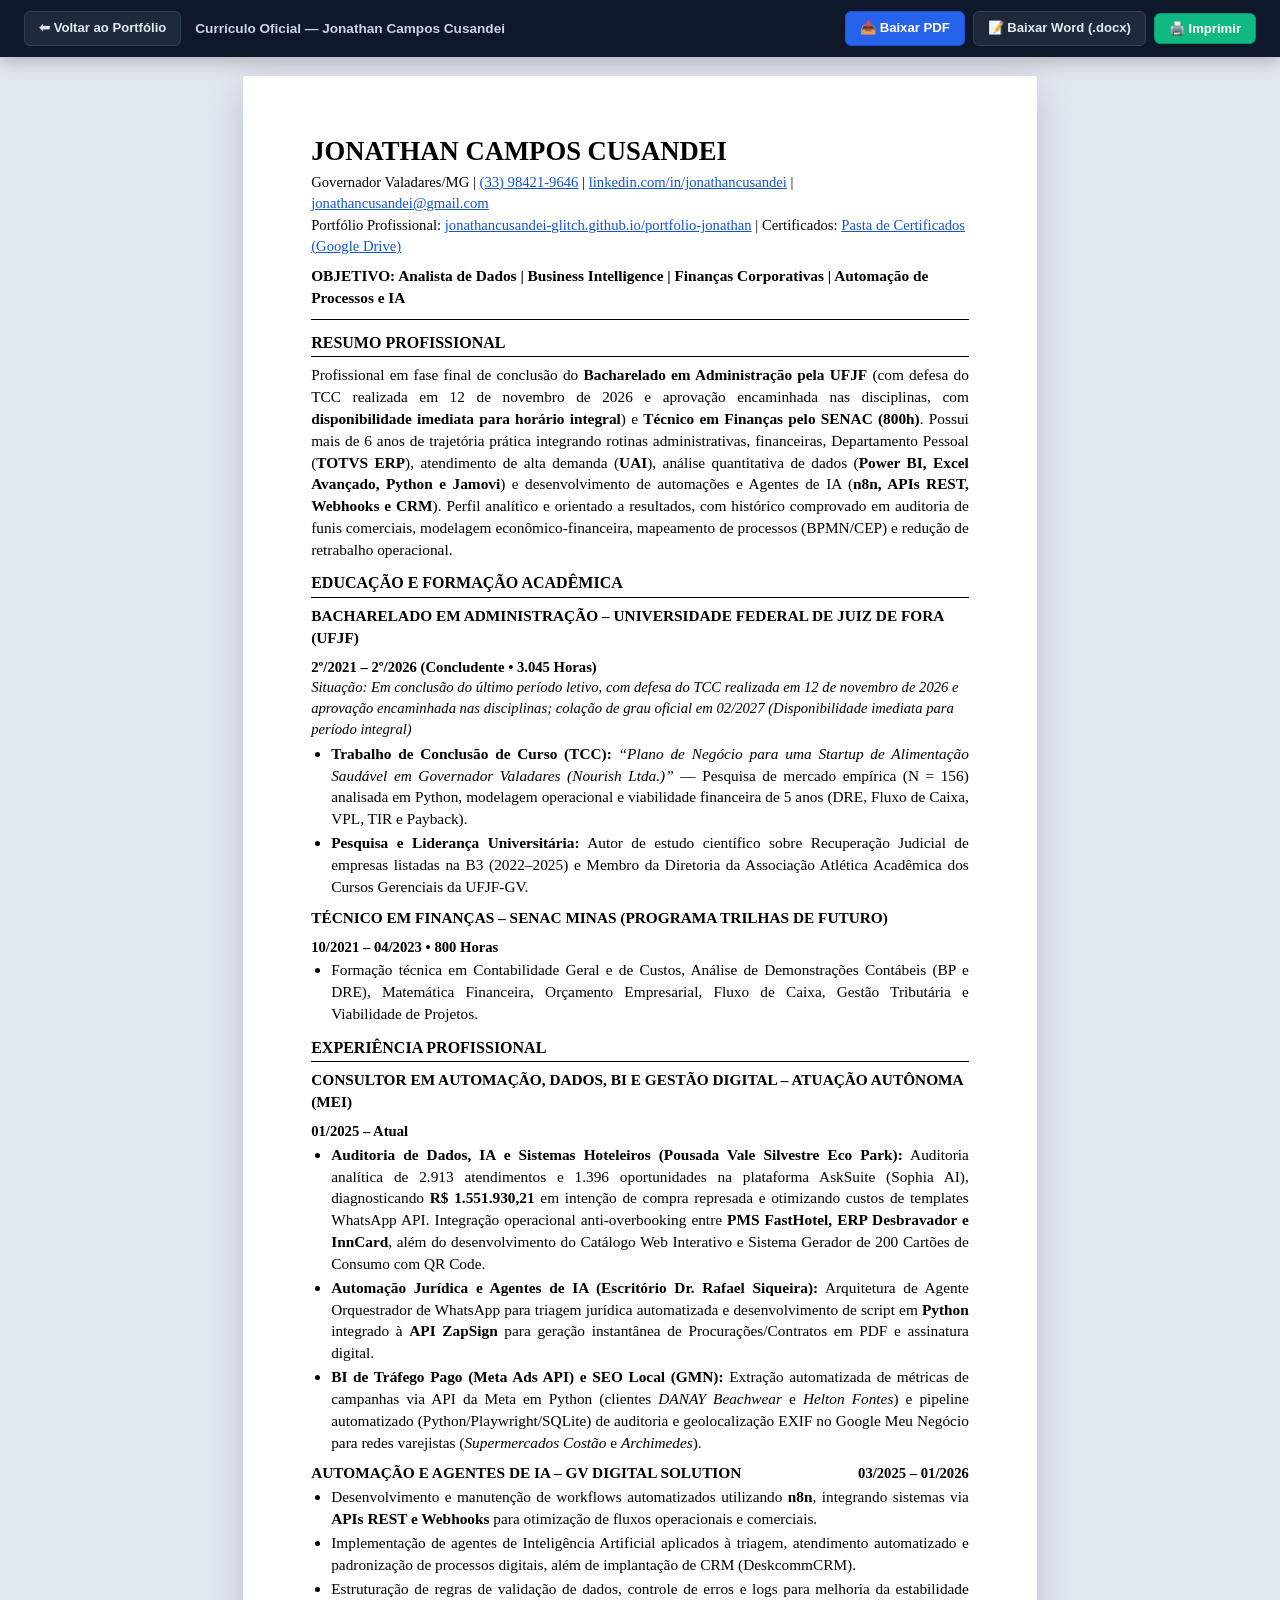
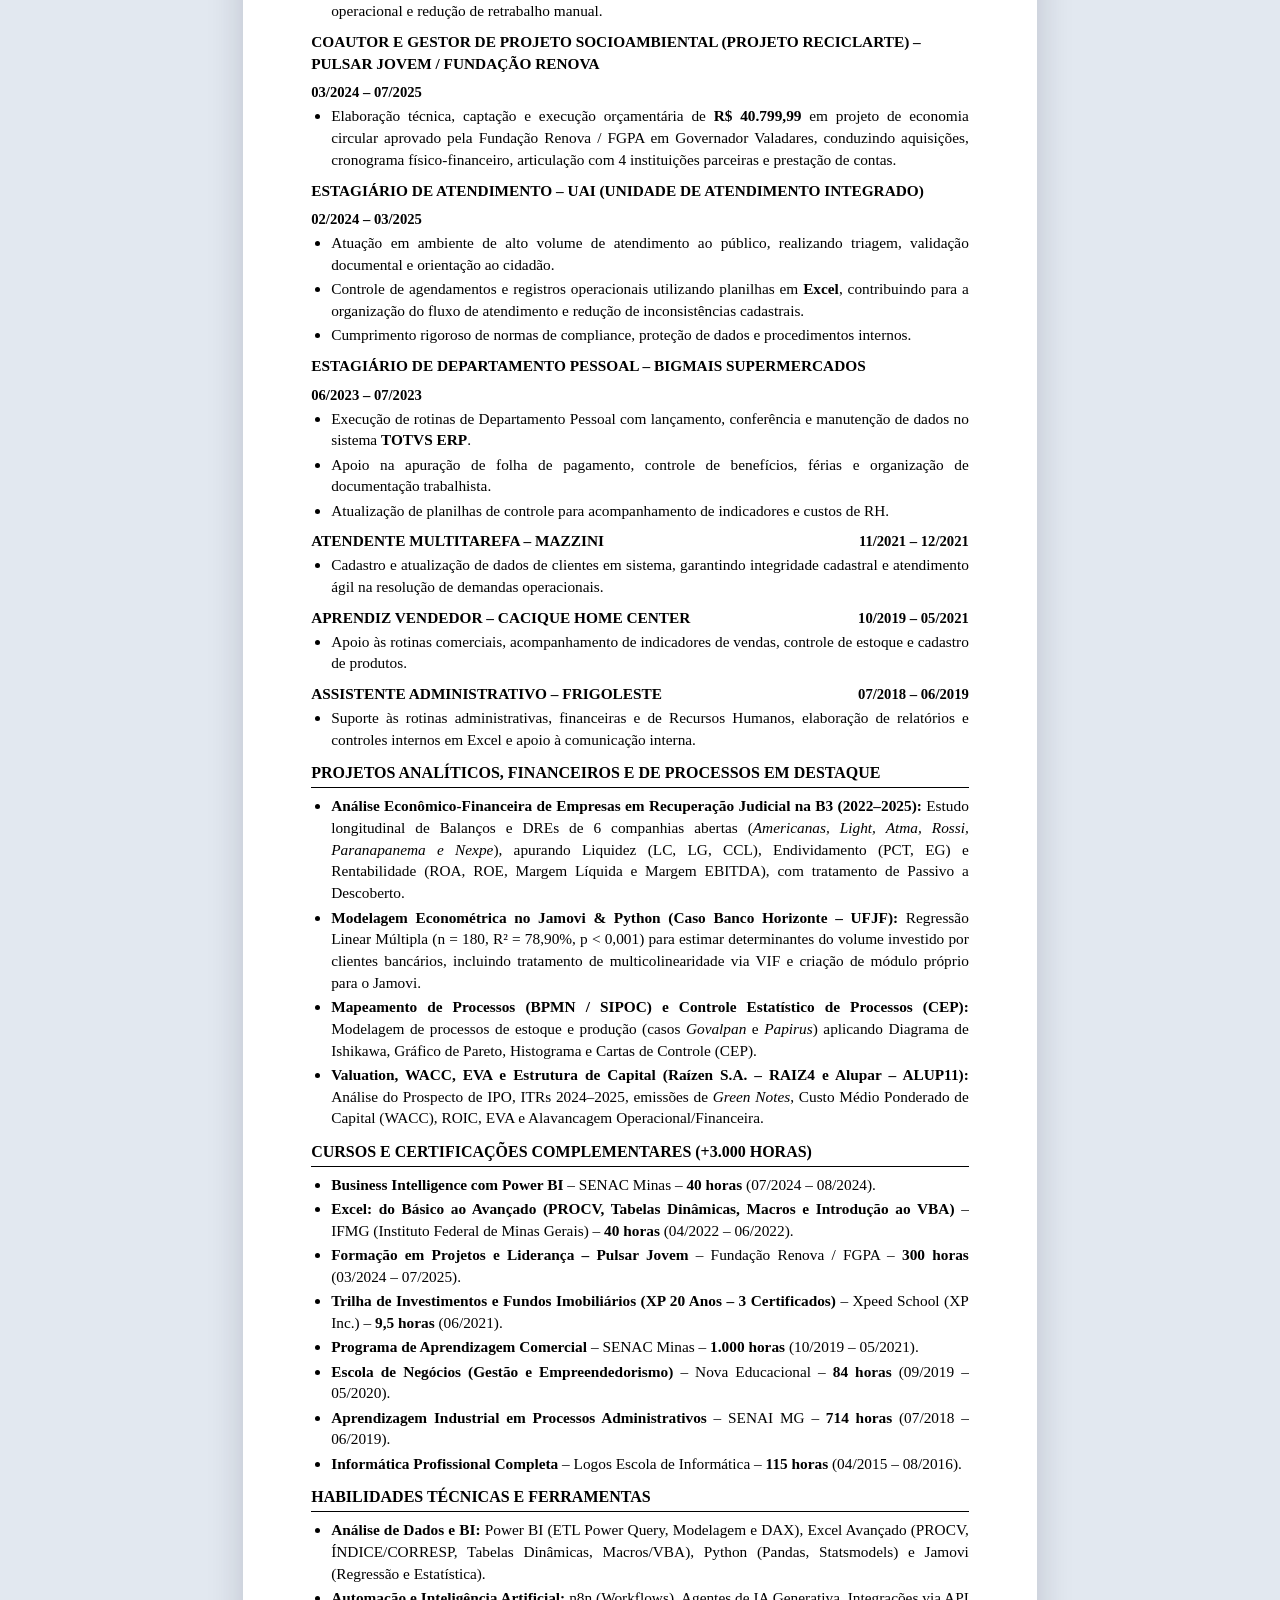
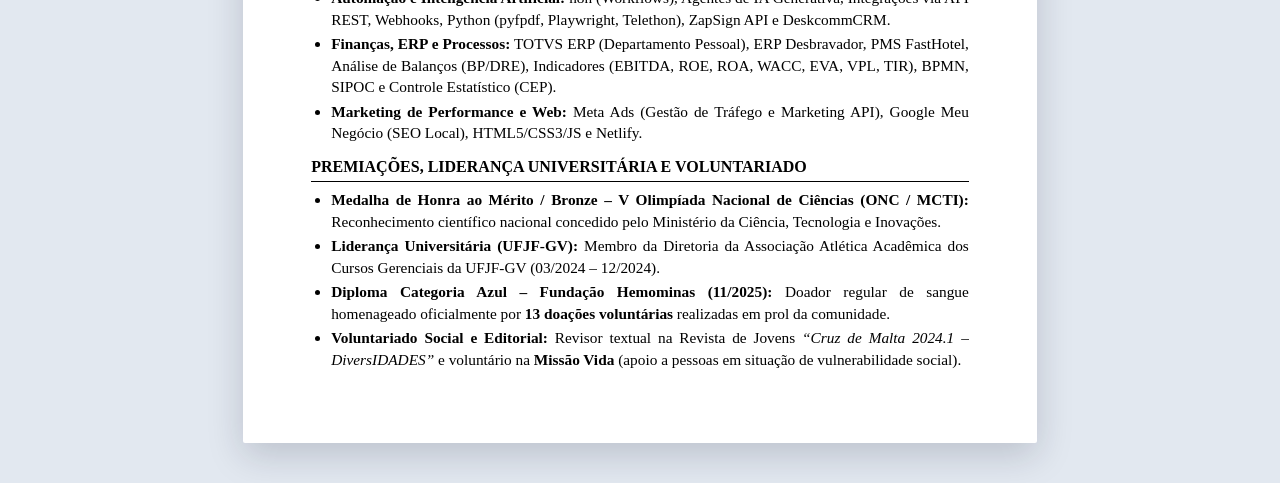
<file: curriculo.html>
<!DOCTYPE html>
<html lang="pt-BR">
<head>
  <meta charset="UTF-8" />
  <meta name="viewport" content="width=device-width, initial-scale=1.0" />
  <title>Currículo — Jonathan Campos Cusandei</title>
  <style>
    :root {
      --primary: #000000;
      --accent: #1155cc;
      --text: #000000;
      --muted: #222222;
      --border: #000000;
    }

    * {
      box-sizing: border-box;
      margin: 0;
      padding: 0;
    }

    body {
      font-family: 'Times New Roman', Times, Georgia, serif;
      background: #e2e8f0;
      color: var(--text);
      line-height: 1.42;
      font-size: 11.5pt;
      padding: 76px 16px 40px;
    }

    /* Barra de Visualização Limpa para Recrutadores (Oculta na Impressão/PDF) */
    .cv-toolbar {
      position: fixed;
      top: 0;
      left: 0;
      right: 0;
      z-index: 1000;
      background: #0f172a;
      color: #f8fafc;
      padding: 11px 24px;
      display: flex;
      flex-wrap: wrap;
      align-items: center;
      justify-content: space-between;
      gap: 10px;
      box-shadow: 0 4px 20px rgba(0, 0, 0, 0.25);
      font-family: -apple-system, BlinkMacSystemFont, 'Segoe UI', Roboto, Arial, sans-serif;
    }

    .toolbar-left, .toolbar-right {
      display: flex;
      flex-wrap: wrap;
      align-items: center;
      gap: 8px;
    }

    .toolbar-btn {
      background: #1e293b;
      color: #e2e8f0;
      border: 1px solid #334155;
      padding: 7px 14px;
      border-radius: 6px;
      font-size: 0.82rem;
      font-weight: 600;
      cursor: pointer;
      text-decoration: none;
      transition: all 0.15s;
    }

    .toolbar-btn:hover {
      background: #2563eb;
      border-color: #3b82f6;
      color: #fff;
    }

    .toolbar-btn-download {
      background: #2563eb;
      border-color: #1d4ed8;
      color: #fff;
    }

    .toolbar-btn-print {
      background: #10b981;
      border-color: #059669;
      color: #fff;
    }

    .toolbar-btn-print:hover {
      background: #059669;
    }

    /* Folha A4 / Container do Currículo em Times New Roman */
    .cv-sheet {
      max-width: 210mm;
      margin: 0 auto;
      background: #ffffff;
      padding: 16mm 18mm;
      box-shadow: 0 12px 36px rgba(15, 23, 42, 0.18);
      border-radius: 2px;
      font-family: 'Times New Roman', Times, Georgia, serif;
    }

    /* Cabeçalho do Currículo */
    .cv-header {
      border-bottom: 1.5px solid #000;
      padding-bottom: 10px;
      margin-bottom: 12px;
    }

    .cv-name {
      font-size: 20pt;
      font-weight: bold;
      color: #000;
      text-transform: uppercase;
      line-height: 1.15;
    }

    .cv-contact {
      margin-top: 5px;
      font-size: 11pt;
      color: #000;
      line-height: 1.45;
    }

    .cv-contact a {
      color: var(--accent);
      text-decoration: underline;
    }

    .cv-objective {
      margin-top: 8px;
      font-size: 11.5pt;
      font-weight: bold;
      color: #000;
    }

    /* Seções */
    .cv-section {
      margin-bottom: 12px;
    }

    .cv-section-title {
      font-size: 12pt;
      font-weight: bold;
      text-transform: uppercase;
      color: #000;
      border-bottom: 1px solid #000;
      padding-bottom: 2px;
      margin-bottom: 7px;
    }

    .cv-summary {
      text-align: justify;
      color: #000;
      margin-bottom: 6px;
      font-size: 11.5pt;
    }

    /* Blocos de Experiência / Educação */
    .cv-item {
      margin-bottom: 9px;
      page-break-inside: avoid;
    }

    .cv-item-header {
      display: flex;
      justify-content: space-between;
      align-items: baseline;
      flex-wrap: wrap;
      gap: 8px;
    }

    .cv-item-title {
      font-weight: bold;
      color: #000;
      font-size: 11.5pt;
    }

    .cv-item-period {
      font-weight: bold;
      font-size: 11pt;
      color: #000;
    }

    .cv-item-sub {
      font-size: 11pt;
      font-style: italic;
      color: #000;
      margin-bottom: 3px;
    }

    .cv-list {
      padding-left: 20px;
      margin-top: 2px;
    }

    .cv-list li {
      margin-bottom: 2.5px;
      text-align: justify;
      font-size: 11.5pt;
    }

    @media print {
      body {
        background: #fff;
        padding: 0;
        font-size: 11pt;
      }
      .cv-toolbar {
        display: none !important;
      }
      .cv-sheet {
        box-shadow: none;
        padding: 0;
        max-width: 100%;
      }
      @page {
        size: A4;
        margin: 12mm 15mm;
      }
    }
  </style>
</head>
<body>

  <!-- BARRA DE VISUALIZAÇÃO E DOWNLOAD (NÃO SAI NA IMPRESSÃO/PDF) -->
  <div class="cv-toolbar">
    <div class="toolbar-left">
      <a href="index.html" class="toolbar-btn">⬅ Voltar ao Portfólio</a>
      <span style="font-size: 0.85rem; color: #cbd5e1; margin-left: 6px; font-weight: 600;">Currículo Oficial — Jonathan Campos Cusandei</span>
    </div>

    <div class="toolbar-right">
      <a href="Curriculo_Jonathan_Cusandei.pdf" download="Curriculo_Jonathan_Cusandei.pdf" class="toolbar-btn toolbar-btn-download">📥 Baixar PDF</a>
      <a href="Curriculo_Geral_Atualizado_Jonathan_Cusandei.docx" download="Curriculo_Jonathan_Cusandei.docx" class="toolbar-btn">📝 Baixar Word (.docx)</a>
      <button class="toolbar-btn toolbar-btn-print" onclick="window.print()">🖨️ Imprimir</button>
    </div>
  </div>

  <!-- FOLHA DO CURRÍCULO (TIMES NEW ROMAN) -->
  <main class="cv-sheet">

    <!-- CABEÇALHO -->
    <header class="cv-header">
      <h1 class="cv-name">JONATHAN CAMPOS CUSANDEI</h1>
      <div class="cv-contact">
        Governador Valadares/MG |
        <a href="https://wa.me/5533984219646" target="_blank" rel="noopener">(33) 98421-9646</a> |
        <a href="https://www.linkedin.com/in/jonathancusandei/" target="_blank" rel="noopener">linkedin.com/in/jonathancusandei</a> |
        <a href="mailto:jonathancusandei@gmail.com">jonathancusandei@gmail.com</a>
        <br />
        Portfólio Profissional: <a href="https://jonathancusandei-glitch.github.io/portfolio-jonathan/" target="_blank" rel="noopener">jonathancusandei-glitch.github.io/portfolio-jonathan</a> |
        Certificados: <a href="https://drive.google.com/drive/folders/1a7LQ4NkBHIOzWLHPlceOv_vfF8xGvp0C?usp=sharing" target="_blank" rel="noopener">Pasta de Certificados (Google Drive)</a>
      </div>
      <div class="cv-objective">
        OBJETIVO: Analista de Dados | Business Intelligence | Finanças Corporativas | Automação de Processos e IA
      </div>
    </header>

    <!-- RESUMO PROFISSIONAL -->
    <section class="cv-section">
      <h2 class="cv-section-title">RESUMO PROFISSIONAL</h2>
      <p class="cv-summary">
        Profissional em fase final de conclusão do <strong>Bacharelado em Administração pela UFJF</strong> (com defesa do TCC realizada em 12 de novembro de 2026 e aprovação encaminhada nas disciplinas, com <strong>disponibilidade imediata para horário integral</strong>) e <strong>Técnico em Finanças pelo SENAC (800h)</strong>. Possui mais de 6 anos de trajetória prática integrando rotinas administrativas, financeiras, Departamento Pessoal (<strong>TOTVS ERP</strong>), atendimento de alta demanda (<strong>UAI</strong>), análise quantitativa de dados (<strong>Power BI, Excel Avançado, Python e Jamovi</strong>) e desenvolvimento de automações e Agentes de IA (<strong>n8n, APIs REST, Webhooks e CRM</strong>). Perfil analítico e orientado a resultados, com histórico comprovado em auditoria de funis comerciais, modelagem econômico-financeira, mapeamento de processos (BPMN/CEP) e redução de retrabalho operacional.
      </p>
    </section>

    <!-- EDUCAÇÃO / FORMAÇÃO ACADÊMICA -->
    <section class="cv-section">
      <h2 class="cv-section-title">EDUCAÇÃO E FORMAÇÃO ACADÊMICA</h2>

      <div class="cv-item">
        <div class="cv-item-header">
          <span class="cv-item-title">BACHARELADO EM ADMINISTRAÇÃO – UNIVERSIDADE FEDERAL DE JUIZ DE FORA (UFJF)</span>
          <span class="cv-item-period">2º/2021 – 2º/2026 (Concludente • 3.045 Horas)</span>
        </div>
        <div class="cv-item-sub">Situação: Em conclusão do último período letivo, com defesa do TCC realizada em 12 de novembro de 2026 e aprovação encaminhada nas disciplinas; colação de grau oficial em 02/2027 (Disponibilidade imediata para período integral)</div>
        <ul class="cv-list">
          <li><strong>Trabalho de Conclusão de Curso (TCC):</strong> <em>“Plano de Negócio para uma Startup de Alimentação Saudável em Governador Valadares (Nourish Ltda.)”</em> — Pesquisa de mercado empírica (N = 156) analisada em Python, modelagem operacional e viabilidade financeira de 5 anos (DRE, Fluxo de Caixa, VPL, TIR e Payback).</li>
          <li><strong>Pesquisa e Liderança Universitária:</strong> Autor de estudo científico sobre Recuperação Judicial de empresas listadas na B3 (2022–2025) e Membro da Diretoria da Associação Atlética Acadêmica dos Cursos Gerenciais da UFJF-GV.</li>
        </ul>
      </div>

      <div class="cv-item">
        <div class="cv-item-header">
          <span class="cv-item-title">TÉCNICO EM FINANÇAS – SENAC MINAS (PROGRAMA TRILHAS DE FUTURO)</span>
          <span class="cv-item-period">10/2021 – 04/2023 • 800 Horas</span>
        </div>
        <ul class="cv-list">
          <li>Formação técnica em Contabilidade Geral e de Custos, Análise de Demonstrações Contábeis (BP e DRE), Matemática Financeira, Orçamento Empresarial, Fluxo de Caixa, Gestão Tributária e Viabilidade de Projetos.</li>
        </ul>
      </div>
    </section>

    <!-- EXPERIÊNCIA PROFISSIONAL -->
    <section class="cv-section">
      <h2 class="cv-section-title">EXPERIÊNCIA PROFISSIONAL</h2>

      <div class="cv-item">
        <div class="cv-item-header">
          <span class="cv-item-title">CONSULTOR EM AUTOMAÇÃO, DADOS, BI E GESTÃO DIGITAL – ATUAÇÃO AUTÔNOMA (MEI)</span>
          <span class="cv-item-period">01/2025 – Atual</span>
        </div>
        <ul class="cv-list">
          <li><strong>Auditoria de Dados, IA e Sistemas Hoteleiros (Pousada Vale Silvestre Eco Park):</strong> Auditoria analítica de 2.913 atendimentos e 1.396 oportunidades na plataforma AskSuite (Sophia AI), diagnosticando <strong>R$ 1.551.930,21</strong> em intenção de compra represada e otimizando custos de templates WhatsApp API. Integração operacional anti-overbooking entre <strong>PMS FastHotel, ERP Desbravador e InnCard</strong>, além do desenvolvimento do Catálogo Web Interativo e Sistema Gerador de 200 Cartões de Consumo com QR Code.</li>
          <li><strong>Automação Jurídica e Agentes de IA (Escritório Dr. Rafael Siqueira):</strong> Arquitetura de Agente Orquestrador de WhatsApp para triagem jurídica automatizada e desenvolvimento de script em <strong>Python</strong> integrado à <strong>API ZapSign</strong> para geração instantânea de Procurações/Contratos em PDF e assinatura digital.</li>
          <li><strong>BI de Tráfego Pago (Meta Ads API) e SEO Local (GMN):</strong> Extração automatizada de métricas de campanhas via API da Meta em Python (clientes <em>DANAY Beachwear</em> e <em>Helton Fontes</em>) e pipeline automatizado (Python/Playwright/SQLite) de auditoria e geolocalização EXIF no Google Meu Negócio para redes varejistas (<em>Supermercados Costão</em> e <em>Archimedes</em>).</li>
        </ul>
      </div>

      <div class="cv-item">
        <div class="cv-item-header">
          <span class="cv-item-title">AUTOMAÇÃO E AGENTES DE IA – GV DIGITAL SOLUTION</span>
          <span class="cv-item-period">03/2025 – 01/2026</span>
        </div>
        <ul class="cv-list">
          <li>Desenvolvimento e manutenção de workflows automatizados utilizando <strong>n8n</strong>, integrando sistemas via <strong>APIs REST e Webhooks</strong> para otimização de fluxos operacionais e comerciais.</li>
          <li>Implementação de agentes de Inteligência Artificial aplicados à triagem, atendimento automatizado e padronização de processos digitais, além de implantação de CRM (DeskcommCRM).</li>
          <li>Estruturação de regras de validação de dados, controle de erros e logs para melhoria da estabilidade operacional e redução de retrabalho manual.</li>
        </ul>
      </div>

      <div class="cv-item">
        <div class="cv-item-header">
          <span class="cv-item-title">COAUTOR E GESTOR DE PROJETO SOCIOAMBIENTAL (PROJETO RECICLARTE) – PULSAR JOVEM / FUNDAÇÃO RENOVA</span>
          <span class="cv-item-period">03/2024 – 07/2025</span>
        </div>
        <ul class="cv-list">
          <li>Elaboração técnica, captação e execução orçamentária de <strong>R$ 40.799,99</strong> em projeto de economia circular aprovado pela Fundação Renova / FGPA em Governador Valadares, conduzindo aquisições, cronograma físico-financeiro, articulação com 4 instituições parceiras e prestação de contas.</li>
        </ul>
      </div>

      <div class="cv-item">
        <div class="cv-item-header">
          <span class="cv-item-title">ESTAGIÁRIO DE ATENDIMENTO – UAI (UNIDADE DE ATENDIMENTO INTEGRADO)</span>
          <span class="cv-item-period">02/2024 – 03/2025</span>
        </div>
        <ul class="cv-list">
          <li>Atuação em ambiente de alto volume de atendimento ao público, realizando triagem, validação documental e orientação ao cidadão.</li>
          <li>Controle de agendamentos e registros operacionais utilizando planilhas em <strong>Excel</strong>, contribuindo para a organização do fluxo de atendimento e redução de inconsistências cadastrais.</li>
          <li>Cumprimento rigoroso de normas de compliance, proteção de dados e procedimentos internos.</li>
        </ul>
      </div>

      <div class="cv-item">
        <div class="cv-item-header">
          <span class="cv-item-title">ESTAGIÁRIO DE DEPARTAMENTO PESSOAL – BIGMAIS SUPERMERCADOS</span>
          <span class="cv-item-period">06/2023 – 07/2023</span>
        </div>
        <ul class="cv-list">
          <li>Execução de rotinas de Departamento Pessoal com lançamento, conferência e manutenção de dados no sistema <strong>TOTVS ERP</strong>.</li>
          <li>Apoio na apuração de folha de pagamento, controle de benefícios, férias e organização de documentação trabalhista.</li>
          <li>Atualização de planilhas de controle para acompanhamento de indicadores e custos de RH.</li>
        </ul>
      </div>

      <div class="cv-item">
        <div class="cv-item-header">
          <span class="cv-item-title">ATENDENTE MULTITAREFA – MAZZINI</span>
          <span class="cv-item-period">11/2021 – 12/2021</span>
        </div>
        <ul class="cv-list">
          <li>Cadastro e atualização de dados de clientes em sistema, garantindo integridade cadastral e atendimento ágil na resolução de demandas operacionais.</li>
        </ul>
      </div>

      <div class="cv-item">
        <div class="cv-item-header">
          <span class="cv-item-title">APRENDIZ VENDEDOR – CACIQUE HOME CENTER</span>
          <span class="cv-item-period">10/2019 – 05/2021</span>
        </div>
        <ul class="cv-list">
          <li>Apoio às rotinas comerciais, acompanhamento de indicadores de vendas, controle de estoque e cadastro de produtos.</li>
        </ul>
      </div>

      <div class="cv-item">
        <div class="cv-item-header">
          <span class="cv-item-title">ASSISTENTE ADMINISTRATIVO – FRIGOLESTE</span>
          <span class="cv-item-period">07/2018 – 06/2019</span>
        </div>
        <ul class="cv-list">
          <li>Suporte às rotinas administrativas, financeiras e de Recursos Humanos, elaboração de relatórios e controles internos em Excel e apoio à comunicação interna.</li>
        </ul>
      </div>
    </section>

    <!-- PROJETOS TÉCNICOS, FINANCEIROS E QUANTITATIVOS DE DESTAQUE -->
    <section class="cv-section">
      <h2 class="cv-section-title">PROJETOS ANALÍTICOS, FINANCEIROS E DE PROCESSOS EM DESTAQUE</h2>
      <ul class="cv-list">
        <li><strong>Análise Econômico-Financeira de Empresas em Recuperação Judicial na B3 (2022–2025):</strong> Estudo longitudinal de Balanços e DREs de 6 companhias abertas (<em>Americanas, Light, Atma, Rossi, Paranapanema e Nexpe</em>), apurando Liquidez (LC, LG, CCL), Endividamento (PCT, EG) e Rentabilidade (ROA, ROE, Margem Líquida e Margem EBITDA), com tratamento de Passivo a Descoberto.</li>
        <li><strong>Modelagem Econométrica no Jamovi & Python (Caso Banco Horizonte – UFJF):</strong> Regressão Linear Múltipla (n = 180, R² = 78,90%, p &lt; 0,001) para estimar determinantes do volume investido por clientes bancários, incluindo tratamento de multicolinearidade via VIF e criação de módulo próprio para o Jamovi.</li>
        <li><strong>Mapeamento de Processos (BPMN / SIPOC) e Controle Estatístico de Processos (CEP):</strong> Modelagem de processos de estoque e produção (casos <em>Govalpan</em> e <em>Papirus</em>) aplicando Diagrama de Ishikawa, Gráfico de Pareto, Histograma e Cartas de Controle (CEP).</li>
        <li><strong>Valuation, WACC, EVA e Estrutura de Capital (Raízen S.A. – RAIZ4 e Alupar – ALUP11):</strong> Análise do Prospecto de IPO, ITRs 2024–2025, emissões de <em>Green Notes</em>, Custo Médio Ponderado de Capital (WACC), ROIC, EVA e Alavancagem Operacional/Financeira.</li>
      </ul>
    </section>

    <!-- CURSOS E CERTIFICAÇÕES COMPLEMENTARES -->
    <section class="cv-section">
      <h2 class="cv-section-title">CURSOS E CERTIFICAÇÕES COMPLEMENTARES (+3.000 HORAS)</h2>
      <ul class="cv-list">
        <li><strong>Business Intelligence com Power BI</strong> – SENAC Minas – <strong>40 horas</strong> (07/2024 – 08/2024).</li>
        <li><strong>Excel: do Básico ao Avançado (PROCV, Tabelas Dinâmicas, Macros e Introdução ao VBA)</strong> – IFMG (Instituto Federal de Minas Gerais) – <strong>40 horas</strong> (04/2022 – 06/2022).</li>
        <li><strong>Formação em Projetos e Liderança – Pulsar Jovem</strong> – Fundação Renova / FGPA – <strong>300 horas</strong> (03/2024 – 07/2025).</li>
        <li><strong>Trilha de Investimentos e Fundos Imobiliários (XP 20 Anos – 3 Certificados)</strong> – Xpeed School (XP Inc.) – <strong>9,5 horas</strong> (06/2021).</li>
        <li><strong>Programa de Aprendizagem Comercial</strong> – SENAC Minas – <strong>1.000 horas</strong> (10/2019 – 05/2021).</li>
        <li><strong>Escola de Negócios (Gestão e Empreendedorismo)</strong> – Nova Educacional – <strong>84 horas</strong> (09/2019 – 05/2020).</li>
        <li><strong>Aprendizagem Industrial em Processos Administrativos</strong> – SENAI MG – <strong>714 horas</strong> (07/2018 – 06/2019).</li>
        <li><strong>Informática Profissional Completa</strong> – Logos Escola de Informática – <strong>115 horas</strong> (04/2015 – 08/2016).</li>
      </ul>
    </section>

    <!-- HABILIDADES TÉCNICAS -->
    <section class="cv-section">
      <h2 class="cv-section-title">HABILIDADES TÉCNICAS E FERRAMENTAS</h2>
      <ul class="cv-list">
        <li><strong>Análise de Dados e BI:</strong> Power BI (ETL Power Query, Modelagem e DAX), Excel Avançado (PROCV, ÍNDICE/CORRESP, Tabelas Dinâmicas, Macros/VBA), Python (Pandas, Statsmodels) e Jamovi (Regressão e Estatística).</li>
        <li><strong>Automação e Inteligência Artificial:</strong> n8n (Workflows), Agentes de IA Generativa, Integrações via API REST, Webhooks, Python (pyfpdf, Playwright, Telethon), ZapSign API e DeskcommCRM.</li>
        <li><strong>Finanças, ERP e Processos:</strong> TOTVS ERP (Departamento Pessoal), ERP Desbravador, PMS FastHotel, Análise de Balanços (BP/DRE), Indicadores (EBITDA, ROE, ROA, WACC, EVA, VPL, TIR), BPMN, SIPOC e Controle Estatístico (CEP).</li>
        <li><strong>Marketing de Performance e Web:</strong> Meta Ads (Gestão de Tráfego e Marketing API), Google Meu Negócio (SEO Local), HTML5/CSS3/JS e Netlify.</li>
      </ul>
    </section>

    <!-- PREMIAÇÕES, LIDERANÇA E TRABALHO VOLUNTÁRIO -->
    <section class="cv-section">
      <h2 class="cv-section-title">PREMIAÇÕES, LIDERANÇA UNIVERSITÁRIA E VOLUNTARIADO</h2>
      <ul class="cv-list">
        <li><strong>Medalha de Honra ao Mérito / Bronze – V Olimpíada Nacional de Ciências (ONC / MCTI):</strong> Reconhecimento científico nacional concedido pelo Ministério da Ciência, Tecnologia e Inovações.</li>
        <li><strong>Liderança Universitária (UFJF-GV):</strong> Membro da Diretoria da Associação Atlética Acadêmica dos Cursos Gerenciais da UFJF-GV (03/2024 – 12/2024).</li>
        <li><strong>Diploma Categoria Azul – Fundação Hemominas (11/2025):</strong> Doador regular de sangue homenageado oficialmente por <strong>13 doações voluntárias</strong> realizadas em prol da comunidade.</li>
        <li><strong>Voluntariado Social e Editorial:</strong> Revisor textual na Revista de Jovens <em>“Cruz de Malta 2024.1 – DiversIDADES”</em> e voluntário na <strong>Missão Vida</strong> (apoio a pessoas em situação de vulnerabilidade social).</li>
      </ul>
    </section>

  </main>

</body>
</html>
</file>
